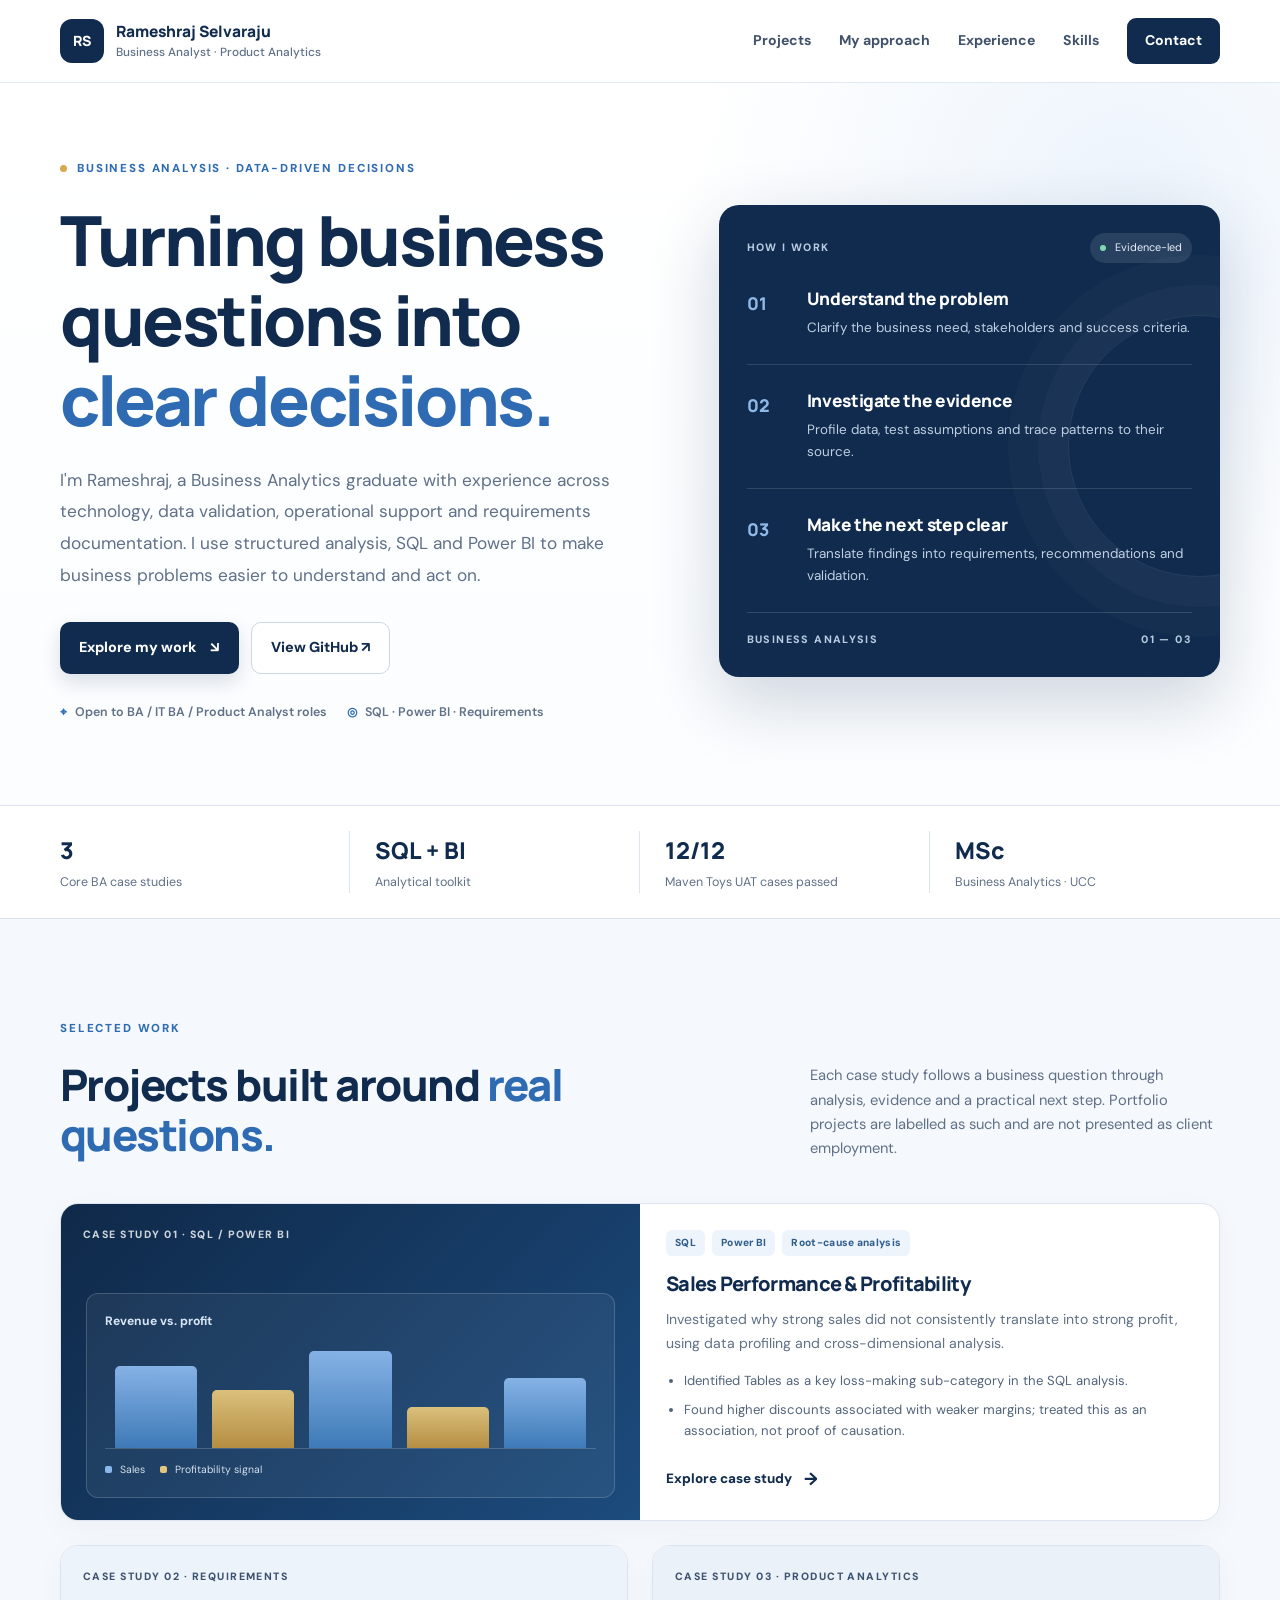
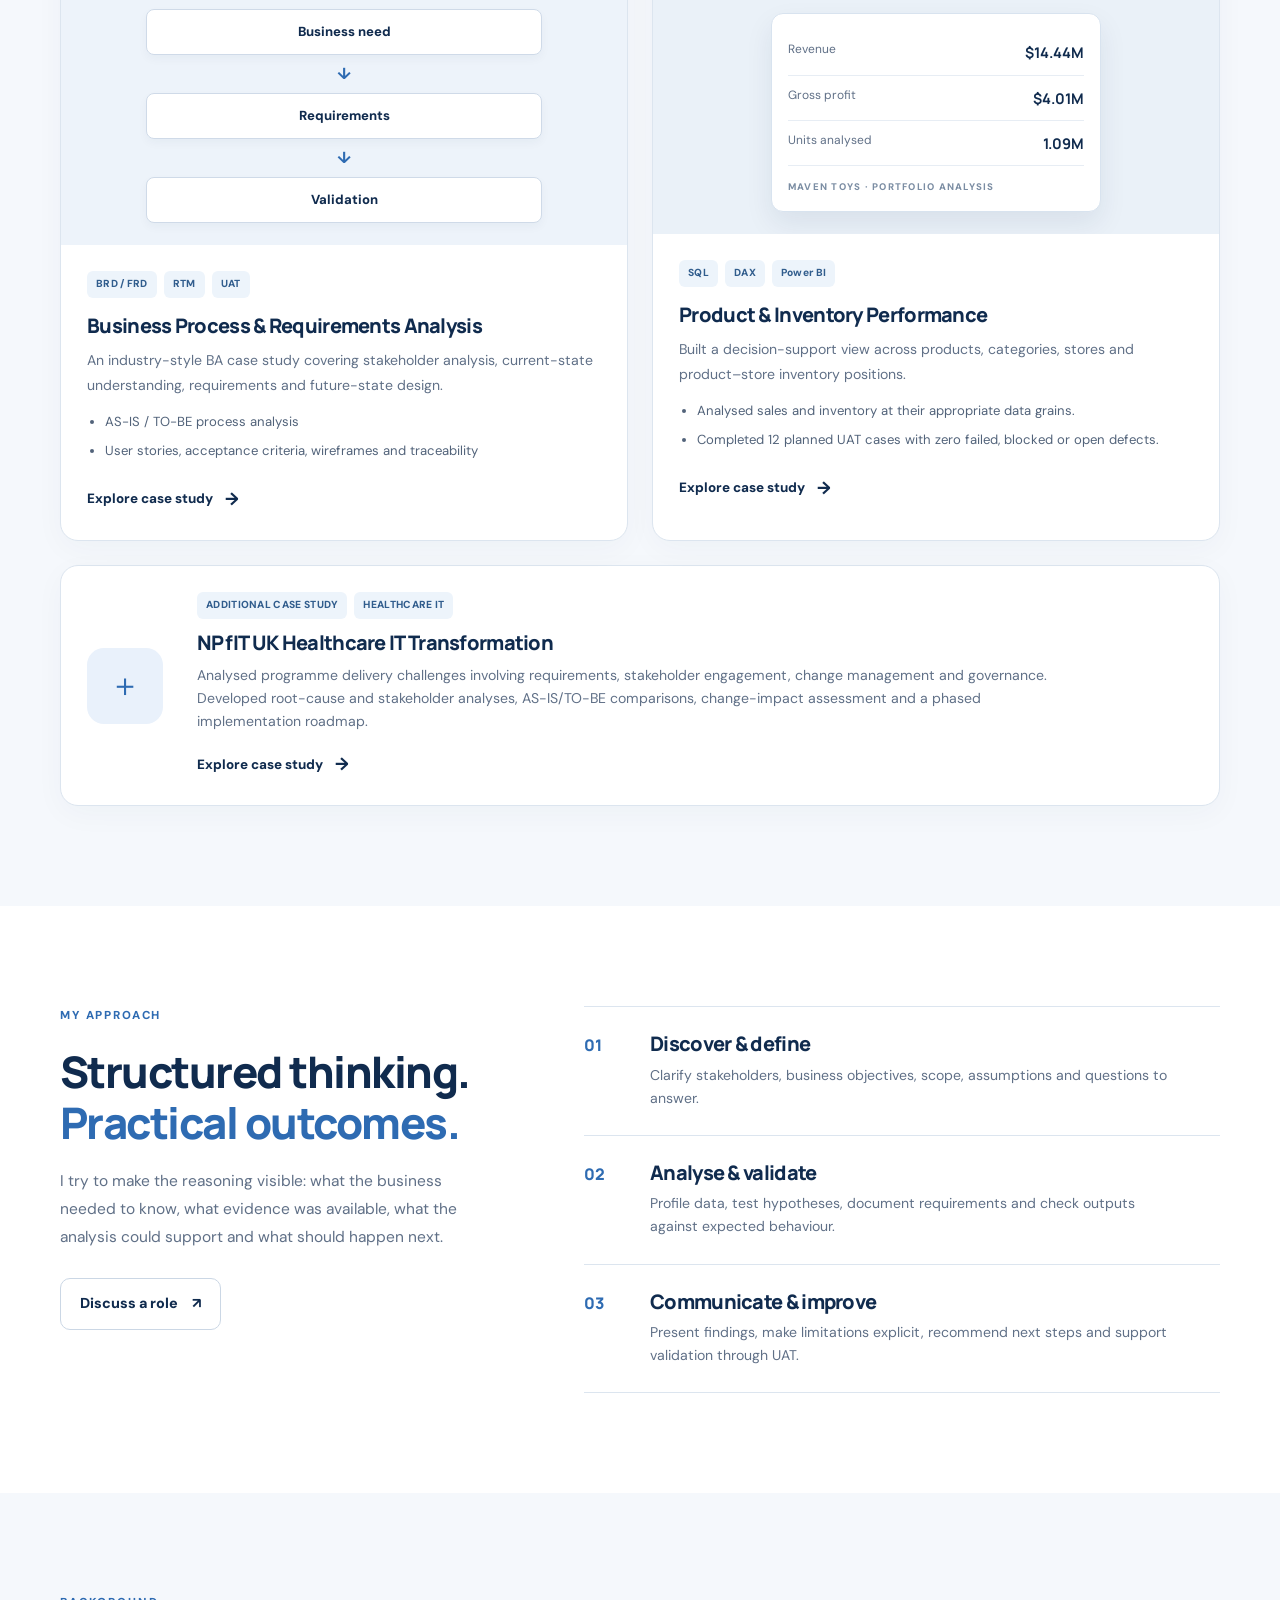
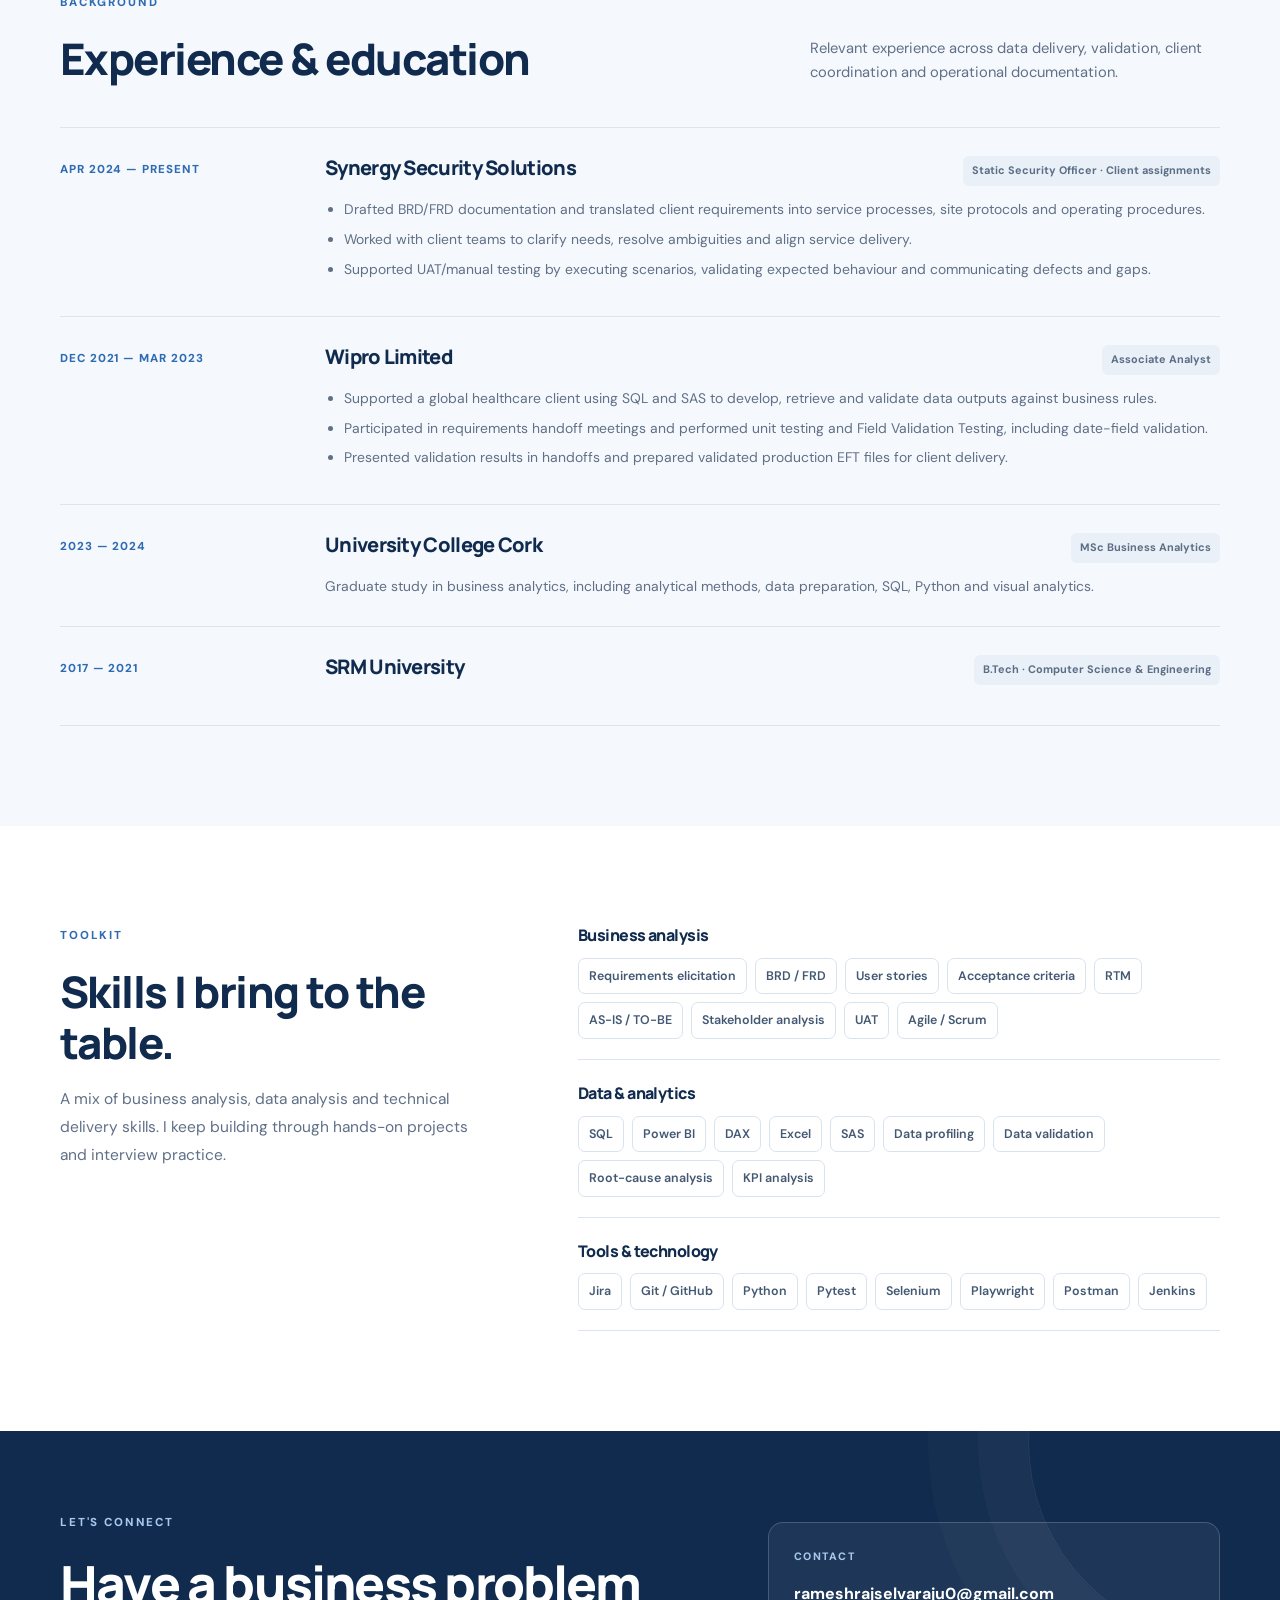
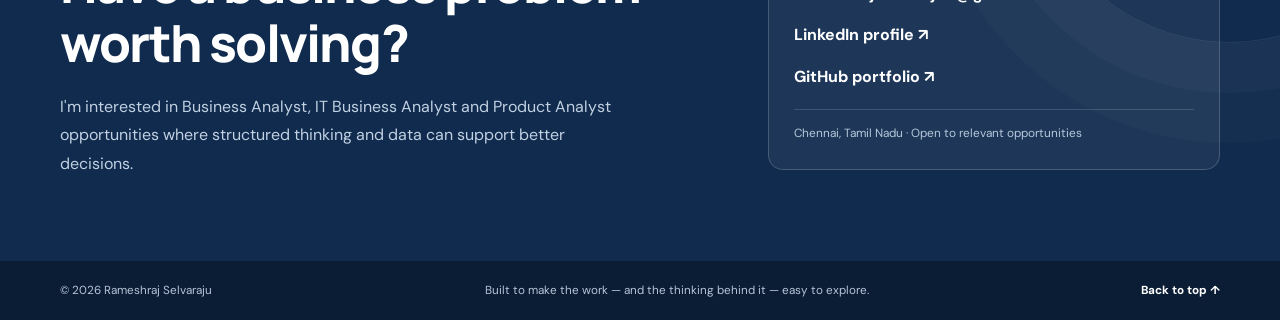
<file: index.html>
<!doctype html>
<html lang="en">
<head>
  <meta charset="utf-8"><meta name="viewport" content="width=device-width,initial-scale=1">
  <meta name="description" content="Rameshraj Selvaraju's Business Analyst portfolio featuring business analysis, requirements, SQL, Power BI and product analytics case studies.">
  <meta name="theme-color" content="#102b4e">
  <title>Rameshraj Selvaraju | Business Analyst Portfolio</title>
  <link rel="preconnect" href="https://fonts.googleapis.com"><link rel="preconnect" href="https://fonts.gstatic.com" crossorigin>
  <link href="https://fonts.googleapis.com/css2?family=DM+Sans:wght@400;500;600;700&family=Manrope:wght@400;500;600;700;800&display=swap" rel="stylesheet">
  <link rel="stylesheet" href="assets/styles.css">
</head>
<body>
  <a class="skip-link" href="#main">Skip to content</a>
  <header class="site-header"><div class="container nav-wrap">
    <a class="brand" href="#top" aria-label="Rameshraj Selvaraju home"><span class="brand-mark">RS</span><span>Rameshraj Selvaraju<span class="brand-sub">Business Analyst · Product Analytics</span></span></a>
    <button class="menu-toggle" aria-expanded="false" aria-controls="primary-nav">Menu <span>☰</span></button>
    <nav id="primary-nav" class="primary-nav" aria-label="Main navigation"><a href="#work">Projects</a><a href="#approach">My approach</a><a href="#experience">Experience</a><a href="#skills">Skills</a><a class="nav-cta" href="#contact">Contact</a></nav>
  </div></header>
  <main id="main">
    <section class="hero section" id="top"><div class="container hero-grid">
      <div class="hero-copy"><div class="eyebrow"><span class="eyebrow-dot"></span> BUSINESS ANALYSIS · DATA-DRIVEN DECISIONS</div>
        <h1>Turning business questions into <span class="text-accent">clear decisions.</span></h1>
        <p class="hero-lede">I'm Rameshraj, a Business Analytics graduate with experience across technology, data validation, operational support and requirements documentation. I use structured analysis, SQL and Power BI to make business problems easier to understand and act on.</p>
        <div class="hero-actions"><a class="button button-primary" href="#work">Explore my work <span aria-hidden="true">↘</span></a><a class="button button-secondary" href="https://github.com/Rameshraj2000" target="_blank" rel="noopener">View GitHub ↗</a></div>
        <div class="hero-meta"><span><i class="meta-icon">⌖</i> Open to BA / IT BA / Product Analyst roles</span><span><i class="meta-icon">◎</i> SQL · Power BI · Requirements</span></div>
      </div>
      <div class="hero-panel" aria-label="Portfolio focus areas"><div class="panel-top"><span class="panel-label">HOW I WORK</span><span class="live-pill"><span></span> Evidence-led</span></div>
        <div class="panel-main"><div class="panel-number">01</div><div><h2>Understand the problem</h2><p>Clarify the business need, stakeholders and success criteria.</p></div></div>
        <div class="panel-line"></div>
        <div class="panel-main"><div class="panel-number">02</div><div><h2>Investigate the evidence</h2><p>Profile data, test assumptions and trace patterns to their source.</p></div></div>
        <div class="panel-line"></div>
        <div class="panel-main"><div class="panel-number">03</div><div><h2>Make the next step clear</h2><p>Translate findings into requirements, recommendations and validation.</p></div></div>
        <div class="panel-footer"><span>BUSINESS ANALYSIS</span><span>01 — 03</span></div>
      </div>
    </div></section>
    <section class="proof-strip"><div class="container proof-grid"><div><strong>3</strong><span>Core BA case studies</span></div><div><strong>SQL + BI</strong><span>Analytical toolkit</span></div><div><strong>12/12</strong><span>Maven Toys UAT cases passed</span></div><div><strong>MSc</strong><span>Business Analytics · UCC</span></div></div></section>
    <section class="section section-light" id="work"><div class="container">
      <div class="section-heading"><div><div class="eyebrow">SELECTED WORK</div><h2>Projects built around <span class="text-accent">real questions.</span></h2></div><p>Each case study follows a business question through analysis, evidence and a practical next step. Portfolio projects are labelled as such and are not presented as client employment.</p></div>
      <div class="project-grid">
        <article class="project-card project-featured"><div class="project-art art-sales"><div class="art-kicker">CASE STUDY 01 · SQL / POWER BI</div><div class="mini-chart"><div class="chart-label">Revenue vs. profit</div><div class="chart-bars"><i style="height:78%"></i><i style="height:55%"></i><i style="height:92%"></i><i style="height:39%"></i><i style="height:67%"></i></div><div class="chart-legend"><span><b class="legend-sales"></b> Sales</span><span><b class="legend-profit"></b> Profitability signal</span></div></div></div><div class="project-body"><div class="tag-row"><span class="tag">SQL</span><span class="tag">Power BI</span><span class="tag">Root-cause analysis</span></div><h3>Sales Performance &amp; Profitability</h3><p>Investigated why strong sales did not consistently translate into strong profit, using data profiling and cross-dimensional analysis.</p><ul class="project-highlights"><li>Identified Tables as a key loss-making sub-category in the SQL analysis.</li><li>Found higher discounts associated with weaker margins; treated this as an association, not proof of causation.</li></ul><a class="text-link" href="projects/sales-profitability.html">Explore case study <span>→</span></a></div></article>
        <article class="project-card"><div class="project-art art-process"><div class="art-kicker">CASE STUDY 02 · REQUIREMENTS</div><div class="process-flow"><div>Business need</div><span>↓</span><div>Requirements</div><span>↓</span><div>Validation</div></div></div><div class="project-body"><div class="tag-row"><span class="tag">BRD / FRD</span><span class="tag">RTM</span><span class="tag">UAT</span></div><h3>Business Process &amp; Requirements Analysis</h3><p>An industry-style BA case study covering stakeholder analysis, current-state understanding, requirements and future-state design.</p><ul class="project-highlights"><li>AS-IS / TO-BE process analysis</li><li>User stories, acceptance criteria, wireframes and traceability</li></ul><a class="text-link" href="projects/business-process.html">Explore case study <span>→</span></a></div></article>
        <article class="project-card"><div class="project-art art-product"><div class="art-kicker">CASE STUDY 03 · PRODUCT ANALYTICS</div><div class="inventory-board"><div class="board-stat"><span>Revenue</span><b>$14.44M</b></div><div class="board-stat"><span>Gross profit</span><b>$4.01M</b></div><div class="board-stat"><span>Units analysed</span><b>1.09M</b></div><div class="board-foot">MAVEN TOYS · PORTFOLIO ANALYSIS</div></div></div><div class="project-body"><div class="tag-row"><span class="tag">SQL</span><span class="tag">DAX</span><span class="tag">Power BI</span></div><h3>Product &amp; Inventory Performance</h3><p>Built a decision-support view across products, categories, stores and product–store inventory positions.</p><ul class="project-highlights"><li>Analysed sales and inventory at their appropriate data grains.</li><li>Completed 12 planned UAT cases with zero failed, blocked or open defects.</li></ul><a class="text-link" href="projects/product-inventory.html">Explore case study <span>→</span></a></div></article>
      </div>
      <article class="project-card healthcare-card"><div class="health-icon">＋</div><div class="health-copy"><div class="tag-row"><span class="tag">ADDITIONAL CASE STUDY</span><span class="tag">HEALTHCARE IT</span></div><h3>NPfIT UK Healthcare IT Transformation</h3><p>Analysed programme delivery challenges involving requirements, stakeholder engagement, change management and governance. Developed root-cause and stakeholder analyses, AS-IS/TO-BE comparisons, change-impact assessment and a phased implementation roadmap.</p><a class="text-link" href="projects/npfit.html">Explore case study <span>→</span></a></div></article>
    </div></section>
    <section class="section" id="approach"><div class="container approach-grid"><div><div class="eyebrow">MY APPROACH</div><h2>Structured thinking.<br><span class="text-accent">Practical outcomes.</span></h2><p class="section-intro">I try to make the reasoning visible: what the business needed to know, what evidence was available, what the analysis could support and what should happen next.</p><a class="button button-secondary" href="#contact">Discuss a role <span>↗</span></a></div><div class="approach-list"><div class="approach-item"><span>01</span><div><h3>Discover &amp; define</h3><p>Clarify stakeholders, business objectives, scope, assumptions and questions to answer.</p></div></div><div class="approach-item"><span>02</span><div><h3>Analyse &amp; validate</h3><p>Profile data, test hypotheses, document requirements and check outputs against expected behaviour.</p></div></div><div class="approach-item"><span>03</span><div><h3>Communicate &amp; improve</h3><p>Present findings, make limitations explicit, recommend next steps and support validation through UAT.</p></div></div></div></div></section>
    <section class="section section-light" id="experience"><div class="container"><div class="section-heading"><div><div class="eyebrow">BACKGROUND</div><h2>Experience &amp; education</h2></div><p>Relevant experience across data delivery, validation, client coordination and operational documentation.</p></div><div class="timeline">
      <article class="timeline-item"><div class="timeline-date">APR 2024 — PRESENT</div><div class="timeline-content"><div class="timeline-title"><h3>Synergy Security Solutions</h3><span class="role-pill">Static Security Officer · Client assignments</span></div><ul><li>Drafted BRD/FRD documentation and translated client requirements into service processes, site protocols and operating procedures.</li><li>Worked with client teams to clarify needs, resolve ambiguities and align service delivery.</li><li>Supported UAT/manual testing by executing scenarios, validating expected behaviour and communicating defects and gaps.</li></ul></div></article>
      <article class="timeline-item"><div class="timeline-date">DEC 2021 — MAR 2023</div><div class="timeline-content"><div class="timeline-title"><h3>Wipro Limited</h3><span class="role-pill">Associate Analyst</span></div><ul><li>Supported a global healthcare client using SQL and SAS to develop, retrieve and validate data outputs against business rules.</li><li>Participated in requirements handoff meetings and performed unit testing and Field Validation Testing, including date-field validation.</li><li>Presented validation results in handoffs and prepared validated production EFT files for client delivery.</li></ul></div></article>
      <article class="timeline-item"><div class="timeline-date">2023 — 2024</div><div class="timeline-content"><div class="timeline-title"><h3>University College Cork</h3><span class="role-pill">MSc Business Analytics</span></div><p>Graduate study in business analytics, including analytical methods, data preparation, SQL, Python and visual analytics.</p></div></article>
      <article class="timeline-item"><div class="timeline-date">2017 — 2021</div><div class="timeline-content"><div class="timeline-title"><h3>SRM University</h3><span class="role-pill">B.Tech · Computer Science &amp; Engineering</span></div></div></article>
    </div></div></section>
    <section class="section" id="skills"><div class="container skills-layout"><div><div class="eyebrow">TOOLKIT</div><h2>Skills I bring to the table.</h2><p class="section-intro">A mix of business analysis, data analysis and technical delivery skills. I keep building through hands-on projects and interview practice.</p></div><div class="skill-groups"><div class="skill-group"><h3>Business analysis</h3><div class="chips"><span>Requirements elicitation</span><span>BRD / FRD</span><span>User stories</span><span>Acceptance criteria</span><span>RTM</span><span>AS-IS / TO-BE</span><span>Stakeholder analysis</span><span>UAT</span><span>Agile / Scrum</span></div></div><div class="skill-group"><h3>Data &amp; analytics</h3><div class="chips"><span>SQL</span><span>Power BI</span><span>DAX</span><span>Excel</span><span>SAS</span><span>Data profiling</span><span>Data validation</span><span>Root-cause analysis</span><span>KPI analysis</span></div></div><div class="skill-group"><h3>Tools &amp; technology</h3><div class="chips"><span>Jira</span><span>Git / GitHub</span><span>Python</span><span>Pytest</span><span>Selenium</span><span>Playwright</span><span>Postman</span><span>Jenkins</span></div></div></div></div></section>
    <section class="contact-section" id="contact"><div class="container contact-wrap"><div><div class="eyebrow eyebrow-light">LET'S CONNECT</div><h2>Have a business problem<br>worth solving?</h2><p>I'm interested in Business Analyst, IT Business Analyst and Product Analyst opportunities where structured thinking and data can support better decisions.</p></div><div class="contact-card"><span class="contact-label">CONTACT</span><a href="mailto:rameshrajselvaraju0@gmail.com">rameshrajselvaraju0@gmail.com</a><a href="https://www.linkedin.com/in/ramesh-raj-s-976142204/" target="_blank" rel="noopener">LinkedIn profile ↗</a><a href="https://github.com/Rameshraj2000" target="_blank" rel="noopener">GitHub portfolio ↗</a><span class="contact-note">Chennai, Tamil Nadu · Open to relevant opportunities</span></div></div></section>
  </main>
  <footer class="site-footer"><div class="container footer-wrap"><span>© <span id="year"></span> Rameshraj Selvaraju</span><span>Built to make the work — and the thinking behind it — easy to explore.</span><a href="#top">Back to top ↑</a></div></footer>
  <script src="assets/script.js"></script>
</body></html>
</file>
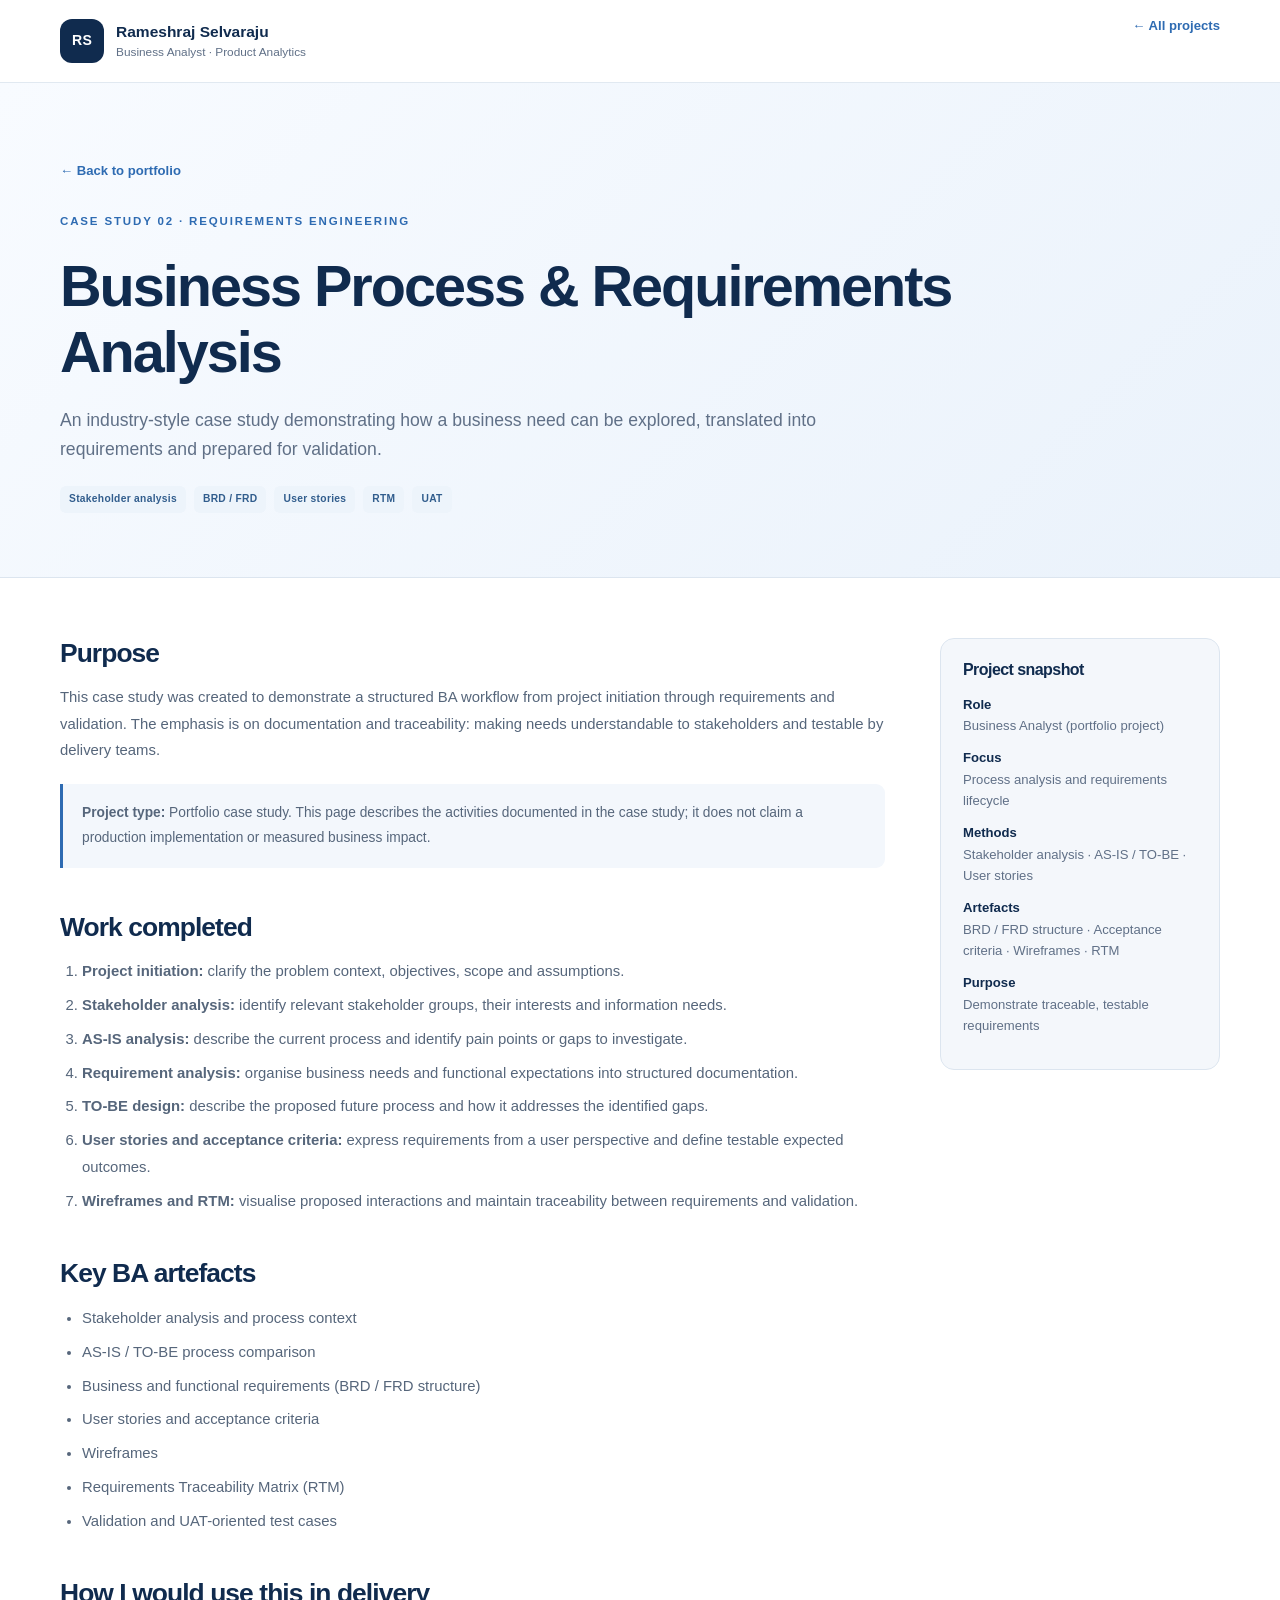
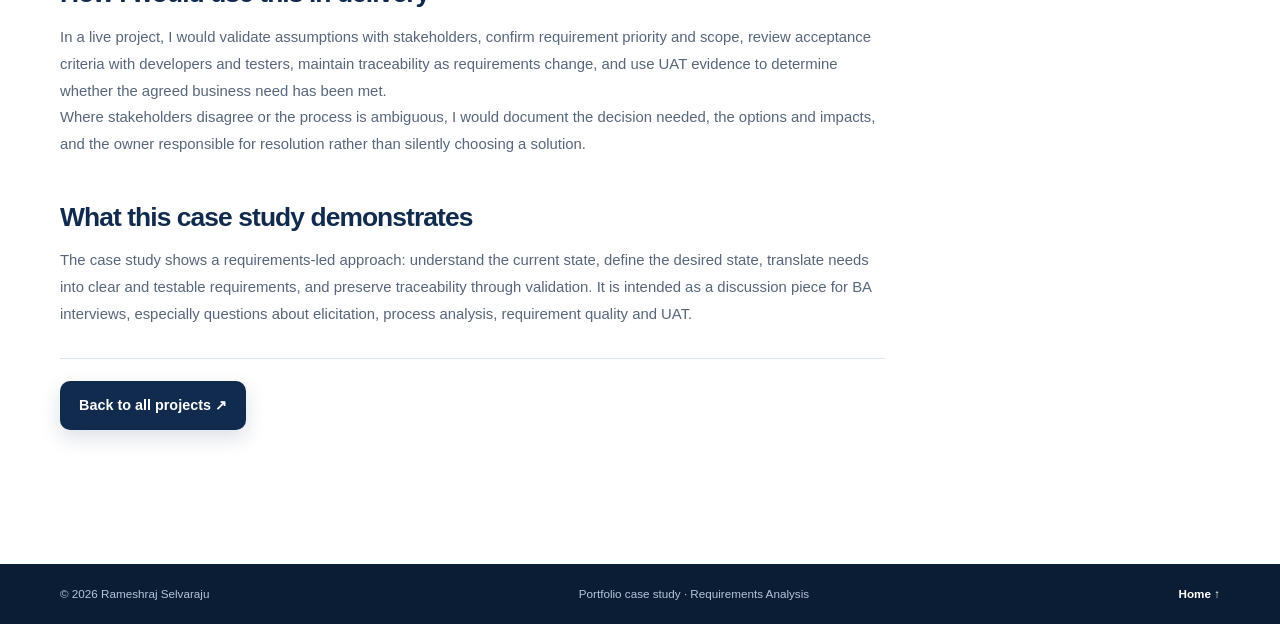
<file: projects/business-process.html>
<!doctype html><html lang="en"><head><meta charset="utf-8"><meta name="viewport" content="width=device-width,initial-scale=1"><meta name="description" content="Business process and requirements analysis portfolio case study."><title>Business Process &amp; Requirements | Rameshraj Selvaraju</title><link rel="stylesheet" href="../assets/styles.css"></head><body><header class="site-header"><div class="container nav-wrap"><a class="brand" href="../index.html"><span class="brand-mark">RS</span><span>Rameshraj Selvaraju<span class="brand-sub">Business Analyst · Product Analytics</span></span></a><a class="back-link" href="../index.html#work">← All projects</a></div></header><main><section class="case-hero"><div class="container"><a class="back-link" href="../index.html#work">← Back to portfolio</a><div class="eyebrow">CASE STUDY 02 · REQUIREMENTS ENGINEERING</div><h1>Business Process &amp; Requirements Analysis</h1><p class="case-subtitle">An industry-style case study demonstrating how a business need can be explored, translated into requirements and prepared for validation.</p><div class="case-tags"><span class="tag">Stakeholder analysis</span><span class="tag">BRD / FRD</span><span class="tag">User stories</span><span class="tag">RTM</span><span class="tag">UAT</span></div></div></section><section class="case-content"><div class="container case-grid"><article class="case-main"><section><h2>Purpose</h2><p>This case study was created to demonstrate a structured BA workflow from project initiation through requirements and validation. The emphasis is on documentation and traceability: making needs understandable to stakeholders and testable by delivery teams.</p><div class="note-box"><p><strong>Project type:</strong> Portfolio case study. This page describes the activities documented in the case study; it does not claim a production implementation or measured business impact.</p></div></section><section><h2>Work completed</h2><ol><li><strong>Project initiation:</strong> clarify the problem context, objectives, scope and assumptions.</li><li><strong>Stakeholder analysis:</strong> identify relevant stakeholder groups, their interests and information needs.</li><li><strong>AS-IS analysis:</strong> describe the current process and identify pain points or gaps to investigate.</li><li><strong>Requirement analysis:</strong> organise business needs and functional expectations into structured documentation.</li><li><strong>TO-BE design:</strong> describe the proposed future process and how it addresses the identified gaps.</li><li><strong>User stories and acceptance criteria:</strong> express requirements from a user perspective and define testable expected outcomes.</li><li><strong>Wireframes and RTM:</strong> visualise proposed interactions and maintain traceability between requirements and validation.</li></ol></section><section><h2>Key BA artefacts</h2><ul><li>Stakeholder analysis and process context</li><li>AS-IS / TO-BE process comparison</li><li>Business and functional requirements (BRD / FRD structure)</li><li>User stories and acceptance criteria</li><li>Wireframes</li><li>Requirements Traceability Matrix (RTM)</li><li>Validation and UAT-oriented test cases</li></ul></section><section><h2>How I would use this in delivery</h2><p>In a live project, I would validate assumptions with stakeholders, confirm requirement priority and scope, review acceptance criteria with developers and testers, maintain traceability as requirements change, and use UAT evidence to determine whether the agreed business need has been met.</p><p>Where stakeholders disagree or the process is ambiguous, I would document the decision needed, the options and impacts, and the owner responsible for resolution rather than silently choosing a solution.</p></section><section><h2>What this case study demonstrates</h2><p>The case study shows a requirements-led approach: understand the current state, define the desired state, translate needs into clear and testable requirements, and preserve traceability through validation. It is intended as a discussion piece for BA interviews, especially questions about elicitation, process analysis, requirement quality and UAT.</p><div class="case-next"><a class="button button-primary" href="../index.html#work">Back to all projects ↗</a></div></section></article><aside class="case-sidebar"><h3>Project snapshot</h3><p><strong>Role</strong><br>Business Analyst (portfolio project)</p><p><strong>Focus</strong><br>Process analysis and requirements lifecycle</p><p><strong>Methods</strong><br>Stakeholder analysis · AS-IS / TO-BE · User stories</p><p><strong>Artefacts</strong><br>BRD / FRD structure · Acceptance criteria · Wireframes · RTM</p><p><strong>Purpose</strong><br>Demonstrate traceable, testable requirements</p></aside></div></section></main><footer class="site-footer"><div class="container footer-wrap"><span>© <span id="year"></span> Rameshraj Selvaraju</span><span>Portfolio case study · Requirements Analysis</span><a href="../index.html">Home ↑</a></div></footer><script src="../assets/script.js"></script></body></html>
</file>
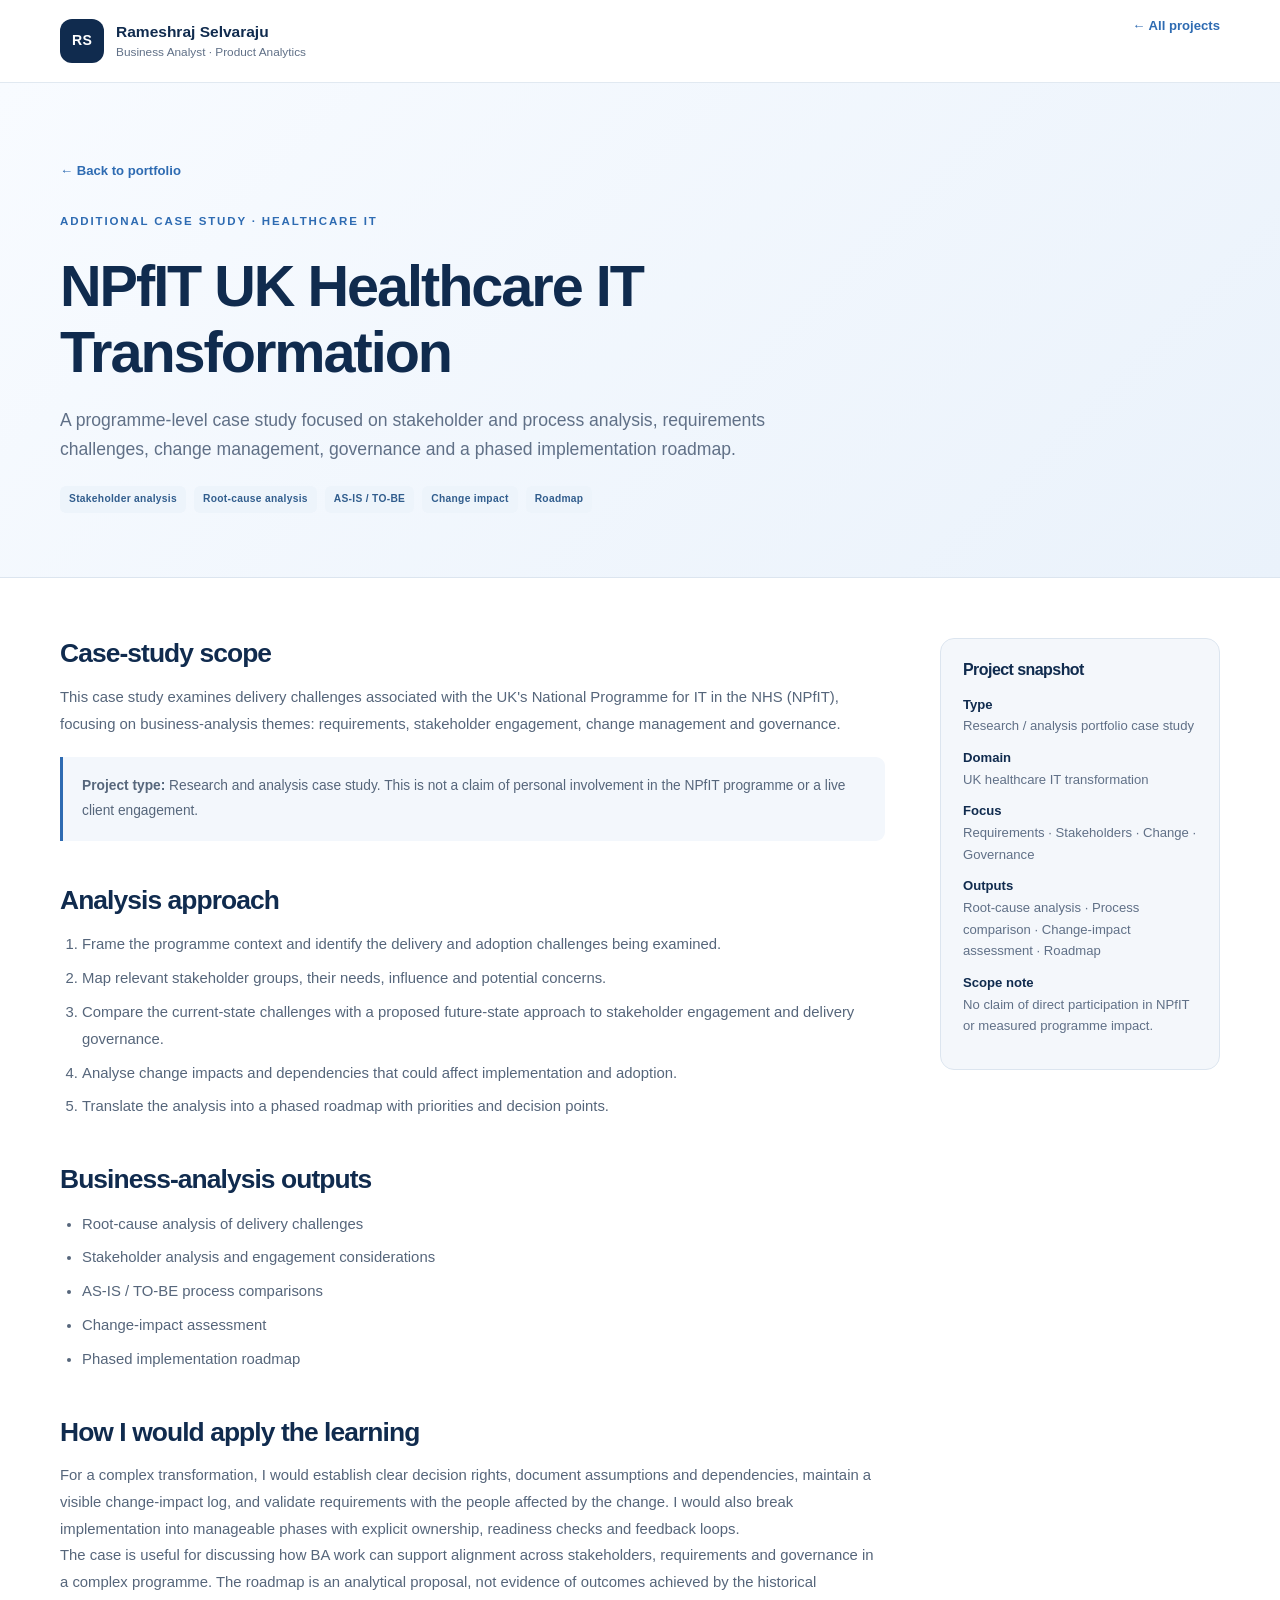
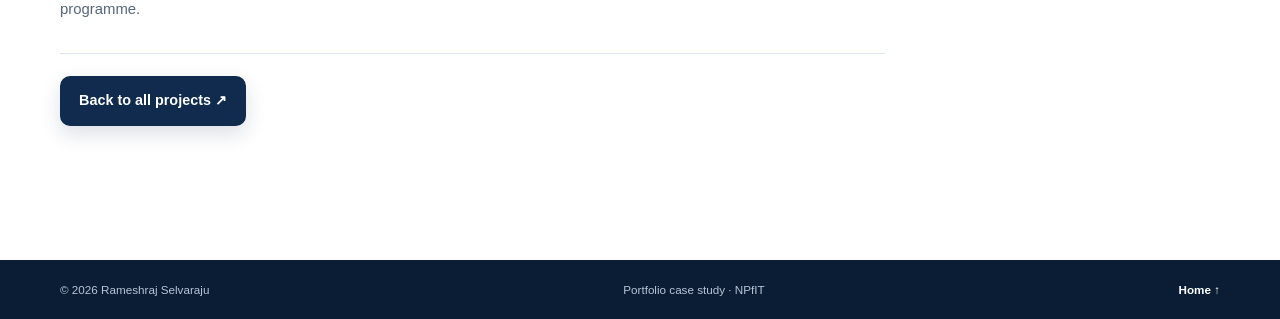
<file: projects/npfit.html>
<!doctype html><html lang="en"><head><meta charset="utf-8"><meta name="viewport" content="width=device-width,initial-scale=1"><meta name="description" content="NPfIT UK Healthcare IT Transformation portfolio case study."><title>NPfIT Healthcare IT Transformation | Rameshraj Selvaraju</title><link rel="stylesheet" href="../assets/styles.css"></head><body><header class="site-header"><div class="container nav-wrap"><a class="brand" href="../index.html"><span class="brand-mark">RS</span><span>Rameshraj Selvaraju<span class="brand-sub">Business Analyst · Product Analytics</span></span></a><a class="back-link" href="../index.html#work">← All projects</a></div></header><main><section class="case-hero"><div class="container"><a class="back-link" href="../index.html#work">← Back to portfolio</a><div class="eyebrow">ADDITIONAL CASE STUDY · HEALTHCARE IT</div><h1>NPfIT UK Healthcare IT Transformation</h1><p class="case-subtitle">A programme-level case study focused on stakeholder and process analysis, requirements challenges, change management, governance and a phased implementation roadmap.</p><div class="case-tags"><span class="tag">Stakeholder analysis</span><span class="tag">Root-cause analysis</span><span class="tag">AS-IS / TO-BE</span><span class="tag">Change impact</span><span class="tag">Roadmap</span></div></div></section><section class="case-content"><div class="container case-grid"><article class="case-main"><section><h2>Case-study scope</h2><p>This case study examines delivery challenges associated with the UK's National Programme for IT in the NHS (NPfIT), focusing on business-analysis themes: requirements, stakeholder engagement, change management and governance.</p><div class="note-box"><p><strong>Project type:</strong> Research and analysis case study. This is not a claim of personal involvement in the NPfIT programme or a live client engagement.</p></div></section><section><h2>Analysis approach</h2><ol><li>Frame the programme context and identify the delivery and adoption challenges being examined.</li><li>Map relevant stakeholder groups, their needs, influence and potential concerns.</li><li>Compare the current-state challenges with a proposed future-state approach to stakeholder engagement and delivery governance.</li><li>Analyse change impacts and dependencies that could affect implementation and adoption.</li><li>Translate the analysis into a phased roadmap with priorities and decision points.</li></ol></section><section><h2>Business-analysis outputs</h2><ul><li>Root-cause analysis of delivery challenges</li><li>Stakeholder analysis and engagement considerations</li><li>AS-IS / TO-BE process comparisons</li><li>Change-impact assessment</li><li>Phased implementation roadmap</li></ul></section><section><h2>How I would apply the learning</h2><p>For a complex transformation, I would establish clear decision rights, document assumptions and dependencies, maintain a visible change-impact log, and validate requirements with the people affected by the change. I would also break implementation into manageable phases with explicit ownership, readiness checks and feedback loops.</p><p>The case is useful for discussing how BA work can support alignment across stakeholders, requirements and governance in a complex programme. The roadmap is an analytical proposal, not evidence of outcomes achieved by the historical programme.</p><div class="case-next"><a class="button button-primary" href="../index.html#work">Back to all projects ↗</a></div></section></article><aside class="case-sidebar"><h3>Project snapshot</h3><p><strong>Type</strong><br>Research / analysis portfolio case study</p><p><strong>Domain</strong><br>UK healthcare IT transformation</p><p><strong>Focus</strong><br>Requirements · Stakeholders · Change · Governance</p><p><strong>Outputs</strong><br>Root-cause analysis · Process comparison · Change-impact assessment · Roadmap</p><p><strong>Scope note</strong><br>No claim of direct participation in NPfIT or measured programme impact.</p></aside></div></section></main><footer class="site-footer"><div class="container footer-wrap"><span>© <span id="year"></span> Rameshraj Selvaraju</span><span>Portfolio case study · NPfIT</span><a href="../index.html">Home ↑</a></div></footer><script src="../assets/script.js"></script></body></html>
</file>
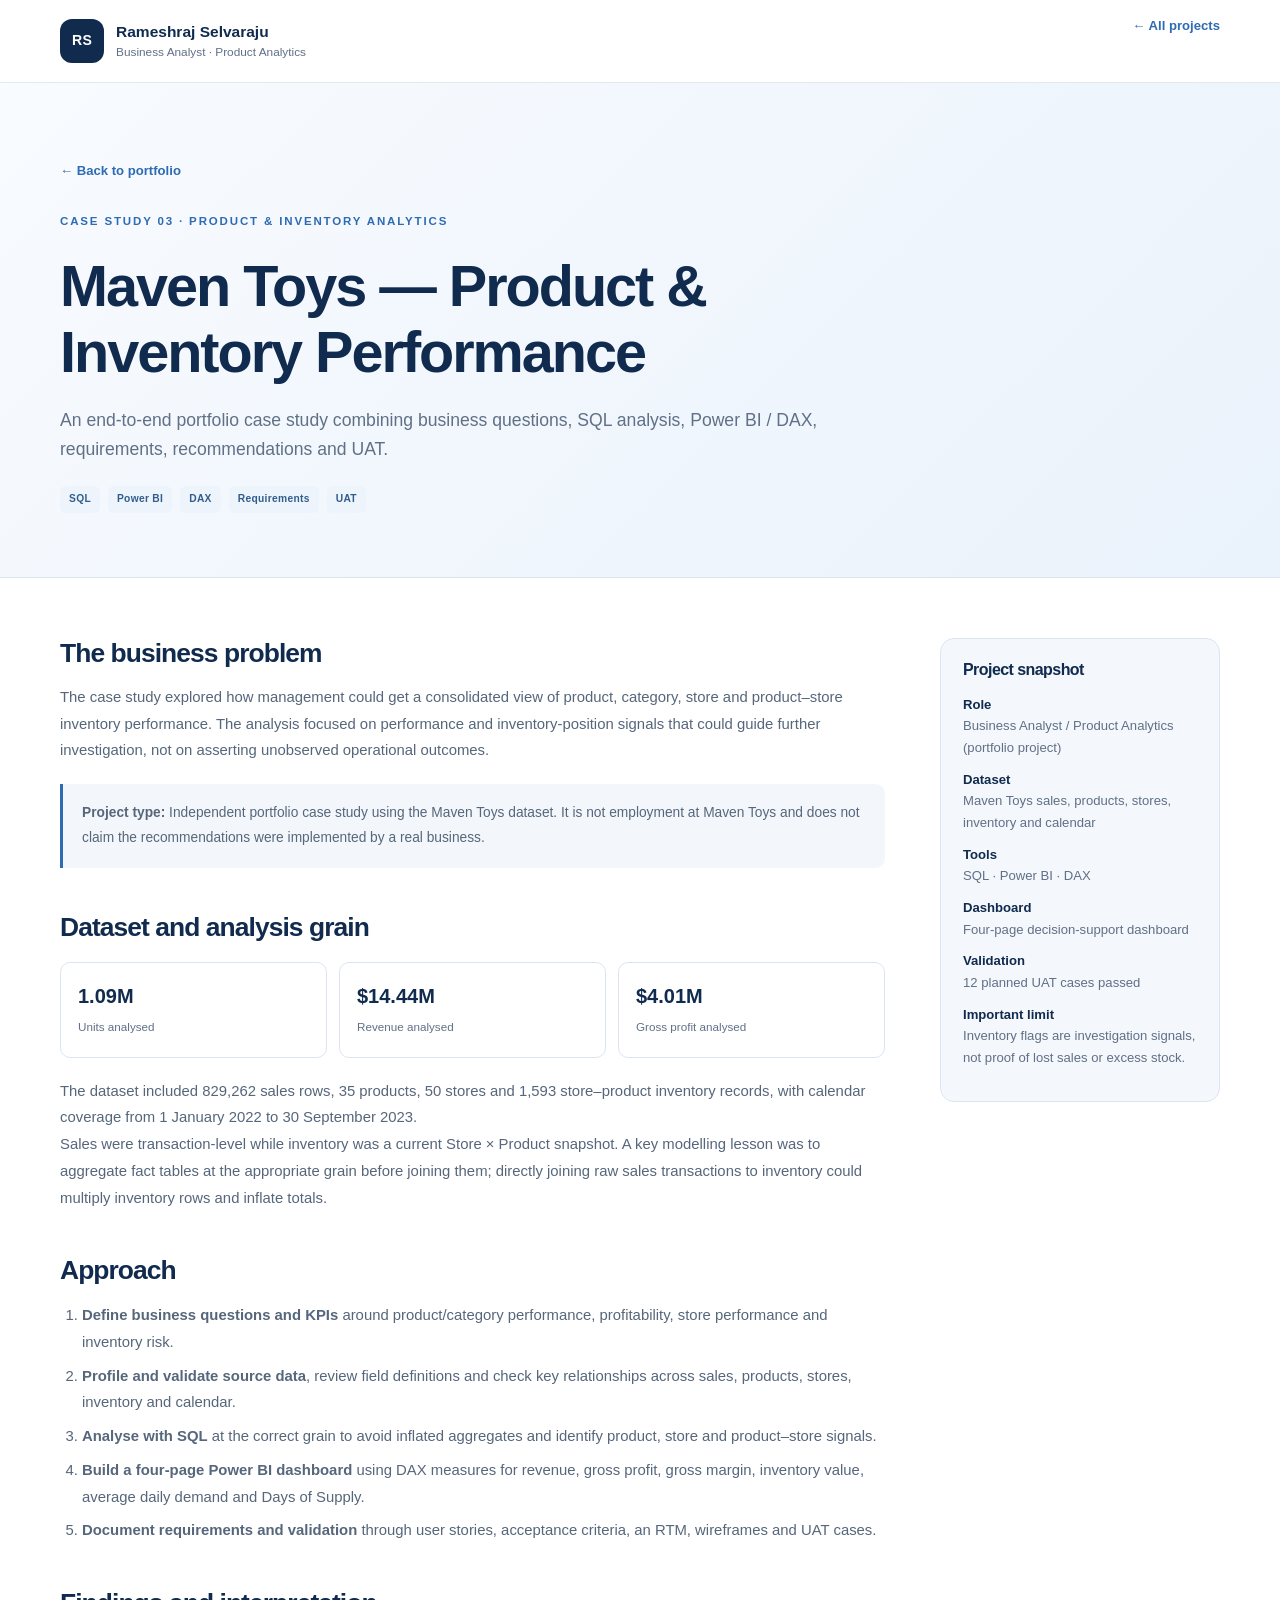
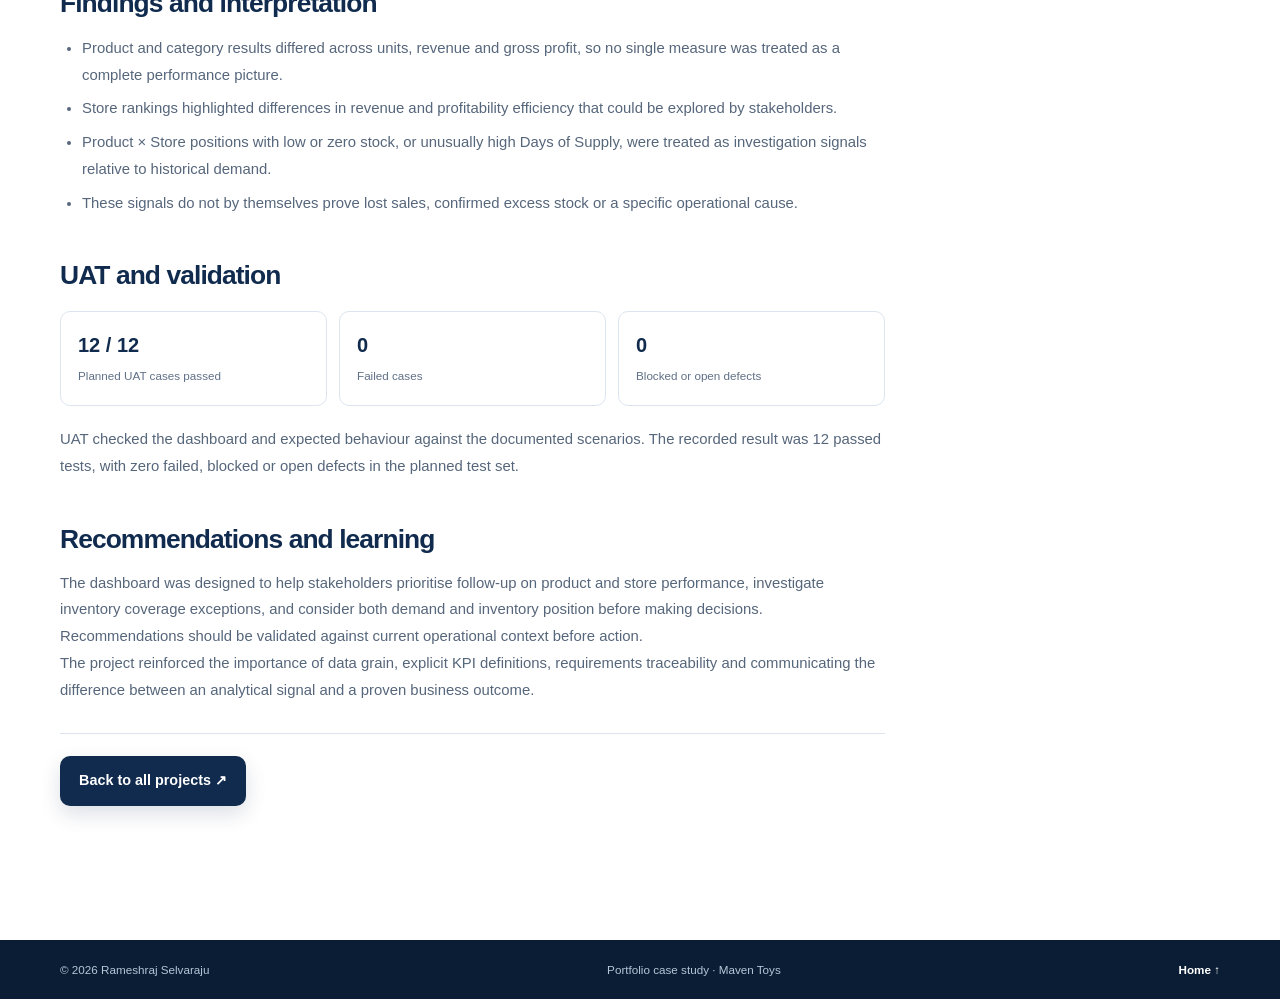
<file: projects/product-inventory.html>
<!doctype html><html lang="en"><head><meta charset="utf-8"><meta name="viewport" content="width=device-width,initial-scale=1"><meta name="description" content="Maven Toys product and inventory performance analysis case study."><title>Product &amp; Inventory Analysis | Rameshraj Selvaraju</title><link rel="stylesheet" href="../assets/styles.css"></head><body><header class="site-header"><div class="container nav-wrap"><a class="brand" href="../index.html"><span class="brand-mark">RS</span><span>Rameshraj Selvaraju<span class="brand-sub">Business Analyst · Product Analytics</span></span></a><a class="back-link" href="../index.html#work">← All projects</a></div></header><main><section class="case-hero"><div class="container"><a class="back-link" href="../index.html#work">← Back to portfolio</a><div class="eyebrow">CASE STUDY 03 · PRODUCT &amp; INVENTORY ANALYTICS</div><h1>Maven Toys — Product &amp; Inventory Performance</h1><p class="case-subtitle">An end-to-end portfolio case study combining business questions, SQL analysis, Power BI / DAX, requirements, recommendations and UAT.</p><div class="case-tags"><span class="tag">SQL</span><span class="tag">Power BI</span><span class="tag">DAX</span><span class="tag">Requirements</span><span class="tag">UAT</span></div></div></section><section class="case-content"><div class="container case-grid"><article class="case-main"><section><h2>The business problem</h2><p>The case study explored how management could get a consolidated view of product, category, store and product–store inventory performance. The analysis focused on performance and inventory-position signals that could guide further investigation, not on asserting unobserved operational outcomes.</p><div class="note-box"><p><strong>Project type:</strong> Independent portfolio case study using the Maven Toys dataset. It is not employment at Maven Toys and does not claim the recommendations were implemented by a real business.</p></div></section><section><h2>Dataset and analysis grain</h2><div class="metric-grid"><div class="metric"><strong>1.09M</strong><span>Units analysed</span></div><div class="metric"><strong>$14.44M</strong><span>Revenue analysed</span></div><div class="metric"><strong>$4.01M</strong><span>Gross profit analysed</span></div></div><p>The dataset included 829,262 sales rows, 35 products, 50 stores and 1,593 store–product inventory records, with calendar coverage from 1 January 2022 to 30 September 2023.</p><p>Sales were transaction-level while inventory was a current Store × Product snapshot. A key modelling lesson was to aggregate fact tables at the appropriate grain before joining them; directly joining raw sales transactions to inventory could multiply inventory rows and inflate totals.</p></section><section><h2>Approach</h2><ol><li><strong>Define business questions and KPIs</strong> around product/category performance, profitability, store performance and inventory risk.</li><li><strong>Profile and validate source data</strong>, review field definitions and check key relationships across sales, products, stores, inventory and calendar.</li><li><strong>Analyse with SQL</strong> at the correct grain to avoid inflated aggregates and identify product, store and product–store signals.</li><li><strong>Build a four-page Power BI dashboard</strong> using DAX measures for revenue, gross profit, gross margin, inventory value, average daily demand and Days of Supply.</li><li><strong>Document requirements and validation</strong> through user stories, acceptance criteria, an RTM, wireframes and UAT cases.</li></ol></section><section><h2>Findings and interpretation</h2><ul><li>Product and category results differed across units, revenue and gross profit, so no single measure was treated as a complete performance picture.</li><li>Store rankings highlighted differences in revenue and profitability efficiency that could be explored by stakeholders.</li><li>Product × Store positions with low or zero stock, or unusually high Days of Supply, were treated as investigation signals relative to historical demand.</li><li>These signals do not by themselves prove lost sales, confirmed excess stock or a specific operational cause.</li></ul></section><section><h2>UAT and validation</h2><div class="metric-grid"><div class="metric"><strong>12 / 12</strong><span>Planned UAT cases passed</span></div><div class="metric"><strong>0</strong><span>Failed cases</span></div><div class="metric"><strong>0</strong><span>Blocked or open defects</span></div></div><p>UAT checked the dashboard and expected behaviour against the documented scenarios. The recorded result was 12 passed tests, with zero failed, blocked or open defects in the planned test set.</p></section><section><h2>Recommendations and learning</h2><p>The dashboard was designed to help stakeholders prioritise follow-up on product and store performance, investigate inventory coverage exceptions, and consider both demand and inventory position before making decisions. Recommendations should be validated against current operational context before action.</p><p>The project reinforced the importance of data grain, explicit KPI definitions, requirements traceability and communicating the difference between an analytical signal and a proven business outcome.</p><div class="case-next"><a class="button button-primary" href="../index.html#work">Back to all projects ↗</a></div></section></article><aside class="case-sidebar"><h3>Project snapshot</h3><p><strong>Role</strong><br>Business Analyst / Product Analytics (portfolio project)</p><p><strong>Dataset</strong><br>Maven Toys sales, products, stores, inventory and calendar</p><p><strong>Tools</strong><br>SQL · Power BI · DAX</p><p><strong>Dashboard</strong><br>Four-page decision-support dashboard</p><p><strong>Validation</strong><br>12 planned UAT cases passed</p><p><strong>Important limit</strong><br>Inventory flags are investigation signals, not proof of lost sales or excess stock.</p></aside></div></section></main><footer class="site-footer"><div class="container footer-wrap"><span>© <span id="year"></span> Rameshraj Selvaraju</span><span>Portfolio case study · Maven Toys</span><a href="../index.html">Home ↑</a></div></footer><script src="../assets/script.js"></script></body></html>
</file>
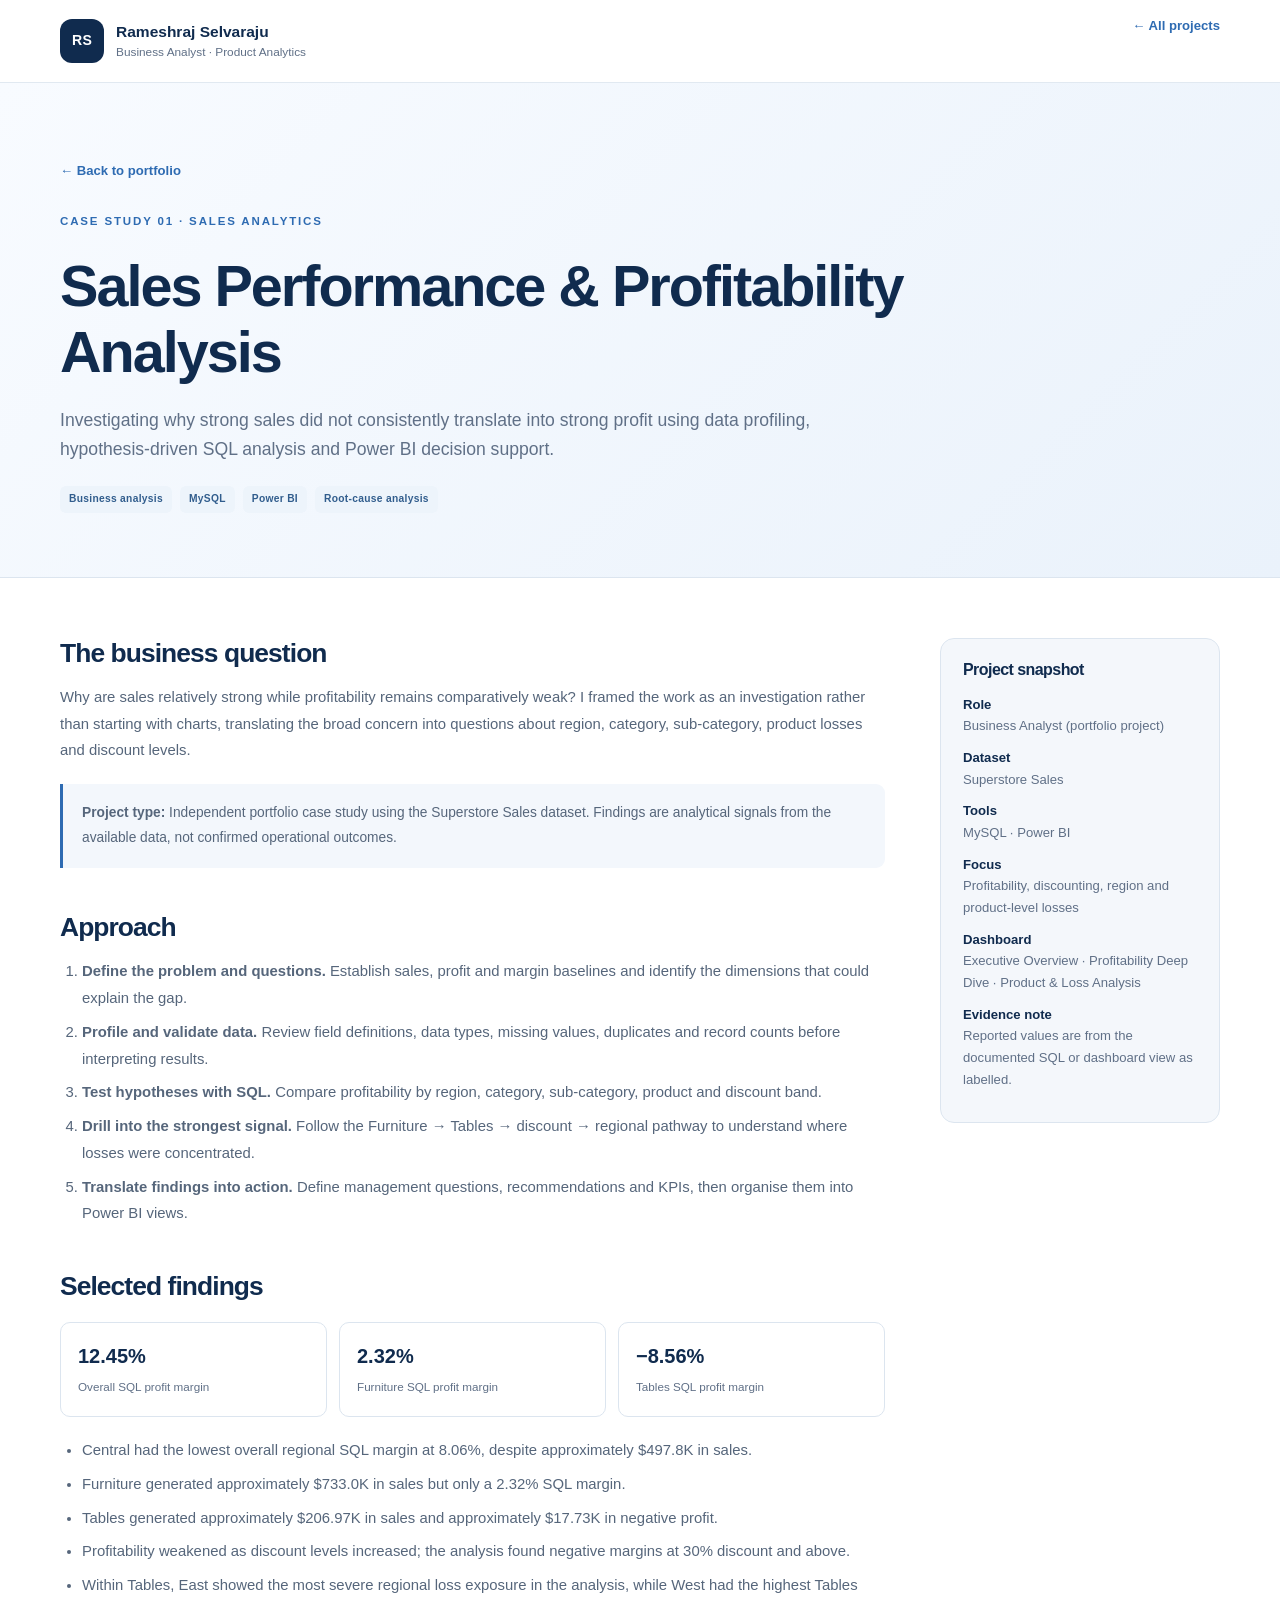
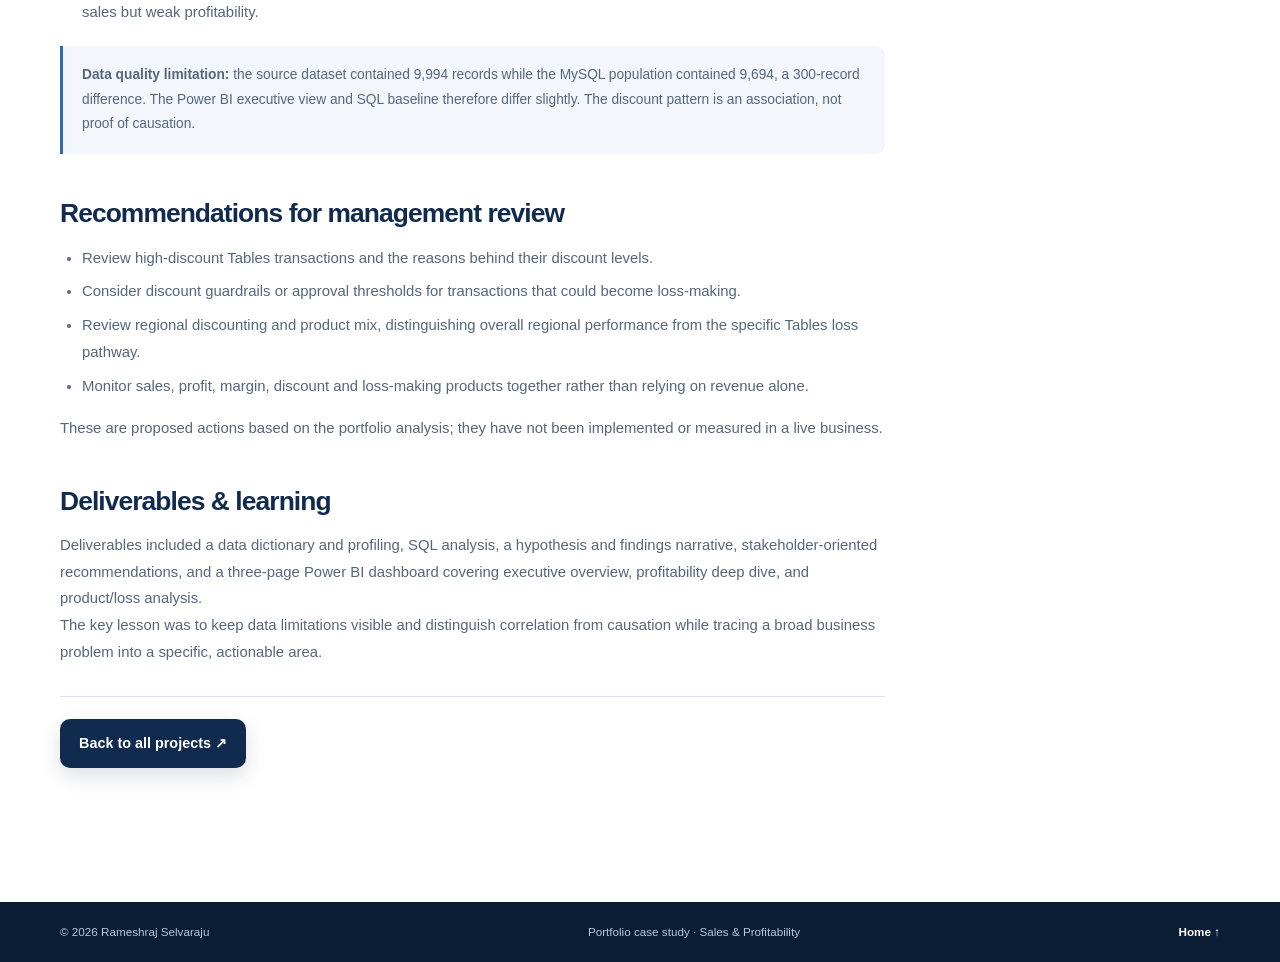
<file: projects/sales-profitability.html>
<!doctype html><html lang="en"><head><meta charset="utf-8"><meta name="viewport" content="width=device-width,initial-scale=1"><meta name="description" content="Sales performance and profitability analysis case study by Rameshraj Selvaraju."><title>Sales &amp; Profitability | Rameshraj Selvaraju</title><link rel="stylesheet" href="../assets/styles.css"></head><body><header class="site-header"><div class="container nav-wrap"><a class="brand" href="../index.html"><span class="brand-mark">RS</span><span>Rameshraj Selvaraju<span class="brand-sub">Business Analyst · Product Analytics</span></span></a><a class="back-link" href="../index.html#work">← All projects</a></div></header><main><section class="case-hero"><div class="container"><a class="back-link" href="../index.html#work">← Back to portfolio</a><div class="eyebrow">CASE STUDY 01 · SALES ANALYTICS</div><h1>Sales Performance &amp; Profitability Analysis</h1><p class="case-subtitle">Investigating why strong sales did not consistently translate into strong profit using data profiling, hypothesis-driven SQL analysis and Power BI decision support.</p><div class="case-tags"><span class="tag">Business analysis</span><span class="tag">MySQL</span><span class="tag">Power BI</span><span class="tag">Root-cause analysis</span></div></div></section><section class="case-content"><div class="container case-grid"><article class="case-main"><section><h2>The business question</h2><p>Why are sales relatively strong while profitability remains comparatively weak? I framed the work as an investigation rather than starting with charts, translating the broad concern into questions about region, category, sub-category, product losses and discount levels.</p><div class="note-box"><p><strong>Project type:</strong> Independent portfolio case study using the Superstore Sales dataset. Findings are analytical signals from the available data, not confirmed operational outcomes.</p></div></section><section><h2>Approach</h2><ol><li><strong>Define the problem and questions.</strong> Establish sales, profit and margin baselines and identify the dimensions that could explain the gap.</li><li><strong>Profile and validate data.</strong> Review field definitions, data types, missing values, duplicates and record counts before interpreting results.</li><li><strong>Test hypotheses with SQL.</strong> Compare profitability by region, category, sub-category, product and discount band.</li><li><strong>Drill into the strongest signal.</strong> Follow the Furniture → Tables → discount → regional pathway to understand where losses were concentrated.</li><li><strong>Translate findings into action.</strong> Define management questions, recommendations and KPIs, then organise them into Power BI views.</li></ol></section><section><h2>Selected findings</h2><div class="metric-grid"><div class="metric"><strong>12.45%</strong><span>Overall SQL profit margin</span></div><div class="metric"><strong>2.32%</strong><span>Furniture SQL profit margin</span></div><div class="metric"><strong>−8.56%</strong><span>Tables SQL profit margin</span></div></div><ul><li>Central had the lowest overall regional SQL margin at 8.06%, despite approximately $497.8K in sales.</li><li>Furniture generated approximately $733.0K in sales but only a 2.32% SQL margin.</li><li>Tables generated approximately $206.97K in sales and approximately $17.73K in negative profit.</li><li>Profitability weakened as discount levels increased; the analysis found negative margins at 30% discount and above.</li><li>Within Tables, East showed the most severe regional loss exposure in the analysis, while West had the highest Tables sales but weak profitability.</li></ul><div class="note-box"><p><strong>Data quality limitation:</strong> the source dataset contained 9,994 records while the MySQL population contained 9,694, a 300-record difference. The Power BI executive view and SQL baseline therefore differ slightly. The discount pattern is an association, not proof of causation.</p></div></section><section><h2>Recommendations for management review</h2><ul><li>Review high-discount Tables transactions and the reasons behind their discount levels.</li><li>Consider discount guardrails or approval thresholds for transactions that could become loss-making.</li><li>Review regional discounting and product mix, distinguishing overall regional performance from the specific Tables loss pathway.</li><li>Monitor sales, profit, margin, discount and loss-making products together rather than relying on revenue alone.</li></ul><p>These are proposed actions based on the portfolio analysis; they have not been implemented or measured in a live business.</p></section><section><h2>Deliverables &amp; learning</h2><p>Deliverables included a data dictionary and profiling, SQL analysis, a hypothesis and findings narrative, stakeholder-oriented recommendations, and a three-page Power BI dashboard covering executive overview, profitability deep dive, and product/loss analysis.</p><p>The key lesson was to keep data limitations visible and distinguish correlation from causation while tracing a broad business problem into a specific, actionable area.</p><div class="case-next"><a class="button button-primary" href="../index.html#work">Back to all projects ↗</a></div></section></article><aside class="case-sidebar"><h3>Project snapshot</h3><p><strong>Role</strong><br>Business Analyst (portfolio project)</p><p><strong>Dataset</strong><br>Superstore Sales</p><p><strong>Tools</strong><br>MySQL · Power BI</p><p><strong>Focus</strong><br>Profitability, discounting, region and product-level losses</p><p><strong>Dashboard</strong><br>Executive Overview · Profitability Deep Dive · Product &amp; Loss Analysis</p><p><strong>Evidence note</strong><br>Reported values are from the documented SQL or dashboard view as labelled.</p></aside></div></section></main><footer class="site-footer"><div class="container footer-wrap"><span>© <span id="year"></span> Rameshraj Selvaraju</span><span>Portfolio case study · Sales &amp; Profitability</span><a href="../index.html">Home ↑</a></div></footer><script src="../assets/script.js"></script></body></html>
</file>
<file: assets/styles.css>
:root{--navy:#102b4e;--navy-2:#173e69;--blue:#2e6bb2;--blue-light:#e9f1fb;--ink:#15263b;--muted:#607087;--line:#dce5ef;--paper:#fff;--wash:#f5f8fc;--gold:#d5a94f;--radius:18px;--shadow:0 18px 55px rgba(17,43,78,.09)}
*{box-sizing:border-box}html{scroll-behavior:smooth;scroll-padding-top:90px}body{margin:0;font-family:'DM Sans',sans-serif;color:var(--ink);background:var(--paper);line-height:1.65}h1,h2,h3{font-family:Manrope,sans-serif;line-height:1.16;letter-spacing:-.035em;margin:0;color:var(--navy)}h1{font-size:clamp(2.7rem,5.4vw,4.8rem);font-weight:800;max-width:760px}h2{font-size:clamp(2rem,3.4vw,3rem);font-weight:800}h3{font-size:1.25rem;font-weight:800}p{margin:0;color:var(--muted)}a{color:inherit;text-decoration:none}.container{width:min(1160px,calc(100% - 44px));margin-inline:auto}.section{padding:100px 0}.section-light{background:var(--wash)}.skip-link{position:absolute;left:-9999px;top:0;background:#fff;padding:12px;z-index:20}.skip-link:focus{left:12px}.site-header{position:sticky;top:0;z-index:10;background:rgba(255,255,255,.94);backdrop-filter:blur(14px);border-bottom:1px solid rgba(220,229,239,.85)}.nav-wrap{height:82px;display:flex;align-items:center;justify-content:space-between;gap:24px}.brand{display:flex;align-items:center;gap:12px;font-family:Manrope,sans-serif;font-weight:800;color:var(--navy);font-size:.97rem;line-height:1.25}.brand-mark{width:44px;height:44px;display:grid;place-items:center;background:var(--navy);color:#fff;border-radius:12px;font-size:.88rem;letter-spacing:.02em}.brand-sub{display:block;color:var(--muted);font-family:'DM Sans',sans-serif;font-size:.74rem;font-weight:500;margin-top:4px}.primary-nav{display:flex;align-items:center;gap:28px;font-size:.88rem;font-weight:700;color:#40516a}.primary-nav a:hover,.text-link:hover{color:var(--blue)}.nav-cta{background:var(--navy);color:#fff!important;padding:11px 18px;border-radius:9px}.menu-toggle{display:none;border:1px solid var(--line);background:#fff;padding:10px 12px;border-radius:9px;color:var(--navy);font-weight:700}.hero{padding-top:76px;padding-bottom:82px;background:radial-gradient(circle at 88% 16%,#edf4fc 0,transparent 34%),linear-gradient(180deg,#fff,#fbfdff)}.hero-grid{display:grid;grid-template-columns:1.08fr .92fr;gap:70px;align-items:center}.eyebrow{font-size:.72rem;font-weight:800;letter-spacing:.16em;color:var(--blue);display:flex;align-items:center;gap:10px;margin-bottom:22px}.eyebrow-dot{height:7px;width:7px;border-radius:50%;background:var(--gold)}.text-accent{color:var(--blue)}.hero-lede{font-size:1.08rem;line-height:1.85;max-width:650px;margin-top:24px}.hero-actions{display:flex;gap:12px;flex-wrap:wrap;margin-top:30px}.button{display:inline-flex;align-items:center;gap:14px;padding:13px 19px;border-radius:10px;font-weight:800;font-size:.9rem;transition:transform .18s,box-shadow .18s}.button:hover{transform:translateY(-2px)}.button-primary{background:var(--navy);color:#fff;box-shadow:0 8px 20px rgba(16,43,78,.15)}.button-secondary{border:1px solid #cbd7e5;color:var(--navy);background:#fff}.hero-meta{display:flex;gap:20px;flex-wrap:wrap;margin-top:28px;color:var(--muted);font-size:.78rem;font-weight:600}.meta-icon{font-style:normal;color:var(--blue);margin-right:5px}.hero-panel{padding:28px;background:var(--navy);color:#fff;border-radius:20px;box-shadow:0 24px 70px rgba(16,43,78,.2);position:relative;overflow:hidden}.hero-panel:after{content:"";position:absolute;width:260px;height:260px;border:1px solid rgba(255,255,255,.09);border-radius:50%;right:-110px;top:110px;box-shadow:0 0 0 30px rgba(255,255,255,.025),0 0 0 60px rgba(255,255,255,.02);pointer-events:none}.panel-top,.panel-footer{display:flex;justify-content:space-between;align-items:center}.panel-label,.panel-footer{font-size:.67rem;letter-spacing:.13em;font-weight:800;color:#b8cbe0}.live-pill{font-size:.68rem;background:rgba(255,255,255,.1);padding:6px 10px;border-radius:50px;color:#e9f1fb}.live-pill span{display:inline-block;width:6px;height:6px;background:#83d7b1;border-radius:50%;margin-right:6px}.panel-main{display:grid;grid-template-columns:46px 1fr;gap:14px;position:relative;z-index:1;padding:26px 0}.panel-number{font-family:Manrope,sans-serif;font-size:1.1rem;font-weight:800;color:#8fb8e7}.panel-main h2{font-size:1.08rem;letter-spacing:-.02em;color:#fff}.panel-main p{font-size:.84rem;color:#c0d0e2;margin-top:8px;line-height:1.6}.panel-line{height:1px;background:rgba(255,255,255,.13)}.panel-footer{border-top:1px solid rgba(255,255,255,.14);padding-top:18px}.proof-strip{background:#fff;border-top:1px solid var(--line);border-bottom:1px solid var(--line)}.proof-grid{display:grid;grid-template-columns:repeat(4,1fr);padding:25px 0}.proof-grid>div{padding:0 25px;border-right:1px solid var(--line);display:flex;flex-direction:column;gap:3px}.proof-grid>div:first-child{padding-left:0}.proof-grid>div:last-child{border:0}.proof-grid strong{font-family:Manrope,sans-serif;font-size:1.45rem;color:var(--navy);font-weight:800}.proof-grid span{font-size:.78rem;color:var(--muted)}.section-heading{display:flex;align-items:end;justify-content:space-between;gap:40px;margin-bottom:42px}.section-heading h2{max-width:620px}.section-heading>p{max-width:410px;font-size:.92rem}.project-grid{display:grid;grid-template-columns:repeat(2,minmax(0,1fr));gap:24px}.project-card{background:#fff;border:1px solid var(--line);border-radius:var(--radius);overflow:hidden;box-shadow:0 8px 30px rgba(17,43,78,.035);transition:transform .22s,box-shadow .22s}.project-card:hover{transform:translateY(-4px);box-shadow:var(--shadow)}.project-featured{grid-column:span 2;display:grid;grid-template-columns:1fr 1fr}.project-art{min-height:245px;padding:22px;position:relative;overflow:hidden}.art-sales{background:linear-gradient(135deg,#0f2949,#1c4b7d);color:#fff;min-height:310px}.art-kicker{font-size:.66rem;font-weight:800;letter-spacing:.14em;opacity:.8}.mini-chart{position:absolute;left:25px;right:25px;bottom:22px;height:205px;border:1px solid rgba(255,255,255,.17);border-radius:12px;padding:17px 18px;background:rgba(255,255,255,.055)}.chart-label{font-size:.76rem;color:#d9e6f5;font-weight:700}.chart-bars{display:flex;align-items:end;gap:15px;height:118px;border-bottom:1px solid rgba(255,255,255,.18);padding:12px 10px 0}.chart-bars i{display:block;flex:1;border-radius:5px 5px 0 0;background:linear-gradient(180deg,#8bb8ec,#3f7dbb);opacity:.95}.chart-bars i:nth-child(2),.chart-bars i:nth-child(4){background:linear-gradient(180deg,#e4c77d,#bd9140)}.chart-legend{display:flex;gap:15px;margin-top:12px;font-size:.65rem;color:#d3deeb}.chart-legend b{display:inline-block;width:7px;height:7px;border-radius:2px;margin-right:5px}.legend-sales{background:#8bb8ec}.legend-profit{background:#e4c77d}.art-process{background:#edf3fa;color:var(--navy)}.process-flow{width:76%;margin:24px auto 0;display:grid;justify-items:center;gap:6px}.process-flow div{width:100%;padding:11px 12px;text-align:center;background:#fff;border:1px solid #cfdae8;border-radius:8px;font-size:.82rem;font-weight:800;box-shadow:0 4px 10px rgba(16,43,78,.04)}.process-flow span{color:var(--blue);font-weight:800}.art-product{background:#eaf1f8;color:var(--navy)}.inventory-board{margin:28px auto 0;max-width:330px;background:#fff;border:1px solid #d8e3ef;border-radius:12px;padding:16px;box-shadow:0 12px 28px rgba(16,43,78,.08)}.board-stat{display:flex;justify-content:space-between;gap:12px;padding:10px 0;border-bottom:1px solid #e7edf4;font-size:.75rem;color:var(--muted)}.board-stat b{font-family:Manrope,sans-serif;color:var(--navy);font-size:.92rem}.board-foot{font-size:.6rem;letter-spacing:.13em;font-weight:800;color:#7b8da3;padding-top:13px}.project-body{padding:26px}.tag-row{display:flex;gap:7px;flex-wrap:wrap;margin-bottom:16px}.tag{font-size:.64rem;font-weight:800;letter-spacing:.03em;color:#315d8d;background:#edf4fb;padding:5px 9px;border-radius:6px}.project-body h3{margin-bottom:11px}.project-body>p{font-size:.88rem;line-height:1.75}.project-highlights{margin:14px 0 18px;padding-left:18px;color:#52637a;font-size:.82rem}.project-highlights li{margin:7px 0}.text-link{font-weight:800;font-size:.84rem;color:var(--navy);display:inline-flex;gap:12px;align-items:center;margin-top:5px}.text-link span{font-size:1.1rem}.healthcare-card{margin-top:24px;display:grid;grid-template-columns:88px 1fr;align-items:center;padding:26px;gap:22px}.health-icon{width:76px;height:76px;border-radius:17px;display:grid;place-items:center;background:var(--blue-light);font-size:2rem;color:var(--blue);font-weight:500}.health-copy h3{margin-bottom:10px}.health-copy p{max-width:850px;font-size:.88rem;margin-bottom:12px}.health-copy .tag-row{margin-bottom:12px}.approach-grid{display:grid;grid-template-columns:.8fr 1.2fr;gap:100px;align-items:start}.approach-grid h2{margin-bottom:20px}.section-intro{font-size:.97rem;line-height:1.8;margin-bottom:26px;max-width:470px}.approach-list{border-top:1px solid var(--line)}.approach-item{display:grid;grid-template-columns:46px 1fr;gap:20px;padding:25px 0;border-bottom:1px solid var(--line)}.approach-item>span{font-family:Manrope,sans-serif;font-weight:800;color:var(--blue)}.approach-item h3{margin-bottom:8px}.approach-item p{font-size:.88rem;max-width:520px}.timeline{border-top:1px solid var(--line)}.timeline-item{display:grid;grid-template-columns:220px 1fr;gap:45px;padding:28px 0;border-bottom:1px solid var(--line)}.timeline-date{font-size:.72rem;font-weight:800;letter-spacing:.08em;color:var(--blue);padding-top:4px}.timeline-title{display:flex;justify-content:space-between;align-items:start;gap:18px;flex-wrap:wrap;margin-bottom:12px}.role-pill{font-size:.68rem;font-weight:700;color:#5b6e85;background:#eaf0f7;border-radius:6px;padding:6px 9px}.timeline-content ul{padding-left:19px;margin:0;color:var(--muted);font-size:.87rem}.timeline-content li{margin:7px 0}.timeline-content>p{font-size:.87rem}.skills-layout{display:grid;grid-template-columns:.8fr 1.2fr;gap:90px}.skills-layout h2{margin-bottom:18px}.skill-groups{display:grid;gap:24px}.skill-group{padding-bottom:20px;border-bottom:1px solid var(--line)}.skill-group h3{font-size:1rem;margin-bottom:13px}.chips{display:flex;flex-wrap:wrap;gap:8px}.chips span{font-size:.78rem;font-weight:600;color:#435873;border:1px solid #d9e3ee;background:#fff;border-radius:7px;padding:7px 10px}.contact-section{background:var(--navy);padding:82px 0;color:#fff;position:relative;overflow:hidden}.contact-section:after{content:"";position:absolute;width:400px;height:400px;border:1px solid rgba(255,255,255,.09);border-radius:50%;right:-150px;top:-190px;box-shadow:0 0 0 50px rgba(255,255,255,.025),0 0 0 100px rgba(255,255,255,.02)}.contact-wrap{display:grid;grid-template-columns:1fr .72fr;gap:80px;align-items:center;position:relative;z-index:1}.eyebrow-light{color:#a8c9ed}.contact-section h2{color:#fff;font-size:clamp(2.1rem,4vw,3.5rem);margin-bottom:20px}.contact-section p{color:#c1d1e2;max-width:560px;line-height:1.8}.contact-card{border:1px solid rgba(255,255,255,.18);background:rgba(255,255,255,.06);border-radius:15px;padding:25px;display:flex;flex-direction:column;gap:15px}.contact-label{font-size:.67rem;letter-spacing:.14em;font-weight:800;color:#a8c9ed}.contact-card a{color:#fff;font-weight:700;overflow-wrap:anywhere}.contact-card a:hover{color:#a8c9ed}.contact-note{font-size:.74rem;color:#b6c8db;border-top:1px solid rgba(255,255,255,.14);padding-top:14px;margin-top:4px}.site-footer{background:#0a1d34;color:#b6c6d8;font-size:.73rem;padding:20px 0}.footer-wrap{display:flex;justify-content:space-between;align-items:center;gap:20px}.footer-wrap a{color:#fff;font-weight:700}
/* Case study pages */
.case-hero{background:linear-gradient(135deg,#f8fbff,#eaf2fb);padding:74px 0 64px;border-bottom:1px solid var(--line)}.back-link{font-size:.82rem;font-weight:800;color:var(--blue);display:inline-block;margin-bottom:30px}.case-hero h1{font-size:clamp(2.4rem,4.5vw,4rem);max-width:900px}.case-subtitle{font-size:1.1rem;max-width:780px;margin-top:20px}.case-tags{display:flex;flex-wrap:wrap;gap:8px;margin-top:22px}.case-content{padding:60px 0 90px}.case-grid{display:grid;grid-template-columns:minmax(0,1fr) 280px;gap:55px;align-items:start}.case-main section{margin-bottom:44px}.case-main h2{font-size:1.65rem;margin-bottom:15px}.case-main h3{font-size:1rem;margin:22px 0 8px}.case-main p,.case-main li{font-size:.93rem;color:#56667b;line-height:1.8}.case-main ul,.case-main ol{padding-left:22px}.case-main li{margin:7px 0}.case-sidebar{position:sticky;top:110px;background:#f4f7fb;border:1px solid var(--line);border-radius:14px;padding:22px}.case-sidebar h3{font-size:1rem;margin-bottom:14px}.case-sidebar p{font-size:.82rem;margin:10px 0}.case-sidebar strong{color:var(--navy)}.note-box{background:#f3f7fc;border-left:3px solid var(--blue);padding:17px 19px;border-radius:0 9px 9px 0;margin:20px 0}.note-box p{font-size:.86rem}.metric-grid{display:grid;grid-template-columns:repeat(3,1fr);gap:12px;margin:20px 0}.metric{background:#fff;border:1px solid var(--line);border-radius:10px;padding:17px}.metric strong{display:block;font-family:Manrope,sans-serif;color:var(--navy);font-size:1.25rem}.metric span{font-size:.73rem;color:var(--muted)}.case-next{margin-top:30px;padding-top:22px;border-top:1px solid var(--line)}
@media(max-width:900px){.hero-grid{gap:36px;grid-template-columns:1fr}.hero-panel{max-width:650px}.approach-grid,.skills-layout{gap:45px}.timeline-item{grid-template-columns:165px 1fr;gap:25px}.contact-wrap{gap:35px}.case-grid{grid-template-columns:1fr}.case-sidebar{position:static;grid-row:1}.project-featured{grid-template-columns:1fr 1fr}}
@media(max-width:700px){.container{width:min(100% - 32px,1160px)}.section{padding:72px 0}.nav-wrap{height:72px}.menu-toggle{display:block}.primary-nav{display:none;position:absolute;top:71px;left:0;right:0;background:#fff;border-bottom:1px solid var(--line);padding:18px 22px 22px;flex-direction:column;align-items:stretch;gap:0;box-shadow:0 14px 25px rgba(16,43,78,.08)}.primary-nav.is-open{display:flex}.primary-nav a{padding:12px 5px}.primary-nav .nav-cta{text-align:center;margin-top:8px}.brand{font-size:.85rem}.brand-sub{font-size:.68rem}.hero{padding-top:60px}.hero-meta{gap:10px;flex-direction:column}.proof-grid{grid-template-columns:repeat(2,1fr);gap:20px}.proof-grid>div{padding:0 14px;border-right:0}.proof-grid>div:first-child{padding-left:14px}.section-heading{display:block}.section-heading>p{margin-top:18px}.project-grid{grid-template-columns:1fr}.project-featured{grid-column:auto;display:block}.project-art{min-height:245px}.art-sales{min-height:300px}.healthcare-card{grid-template-columns:1fr;padding:22px}.health-icon{width:58px;height:58px}.approach-grid,.skills-layout{grid-template-columns:1fr;gap:35px}.timeline-item{grid-template-columns:1fr;gap:10px}.timeline-title{display:block}.role-pill{display:inline-block;margin-top:10px}.contact-wrap{grid-template-columns:1fr;gap:30px}.footer-wrap{flex-direction:column;align-items:flex-start}.metric-grid{grid-template-columns:1fr}.case-hero{padding:52px 0 45px}.case-content{padding:42px 0 65px}.case-sidebar{margin-bottom:0}}
@media(prefers-reduced-motion:reduce){html{scroll-behavior:auto}*,*:before,*:after{transition:none!important}}
</file>
